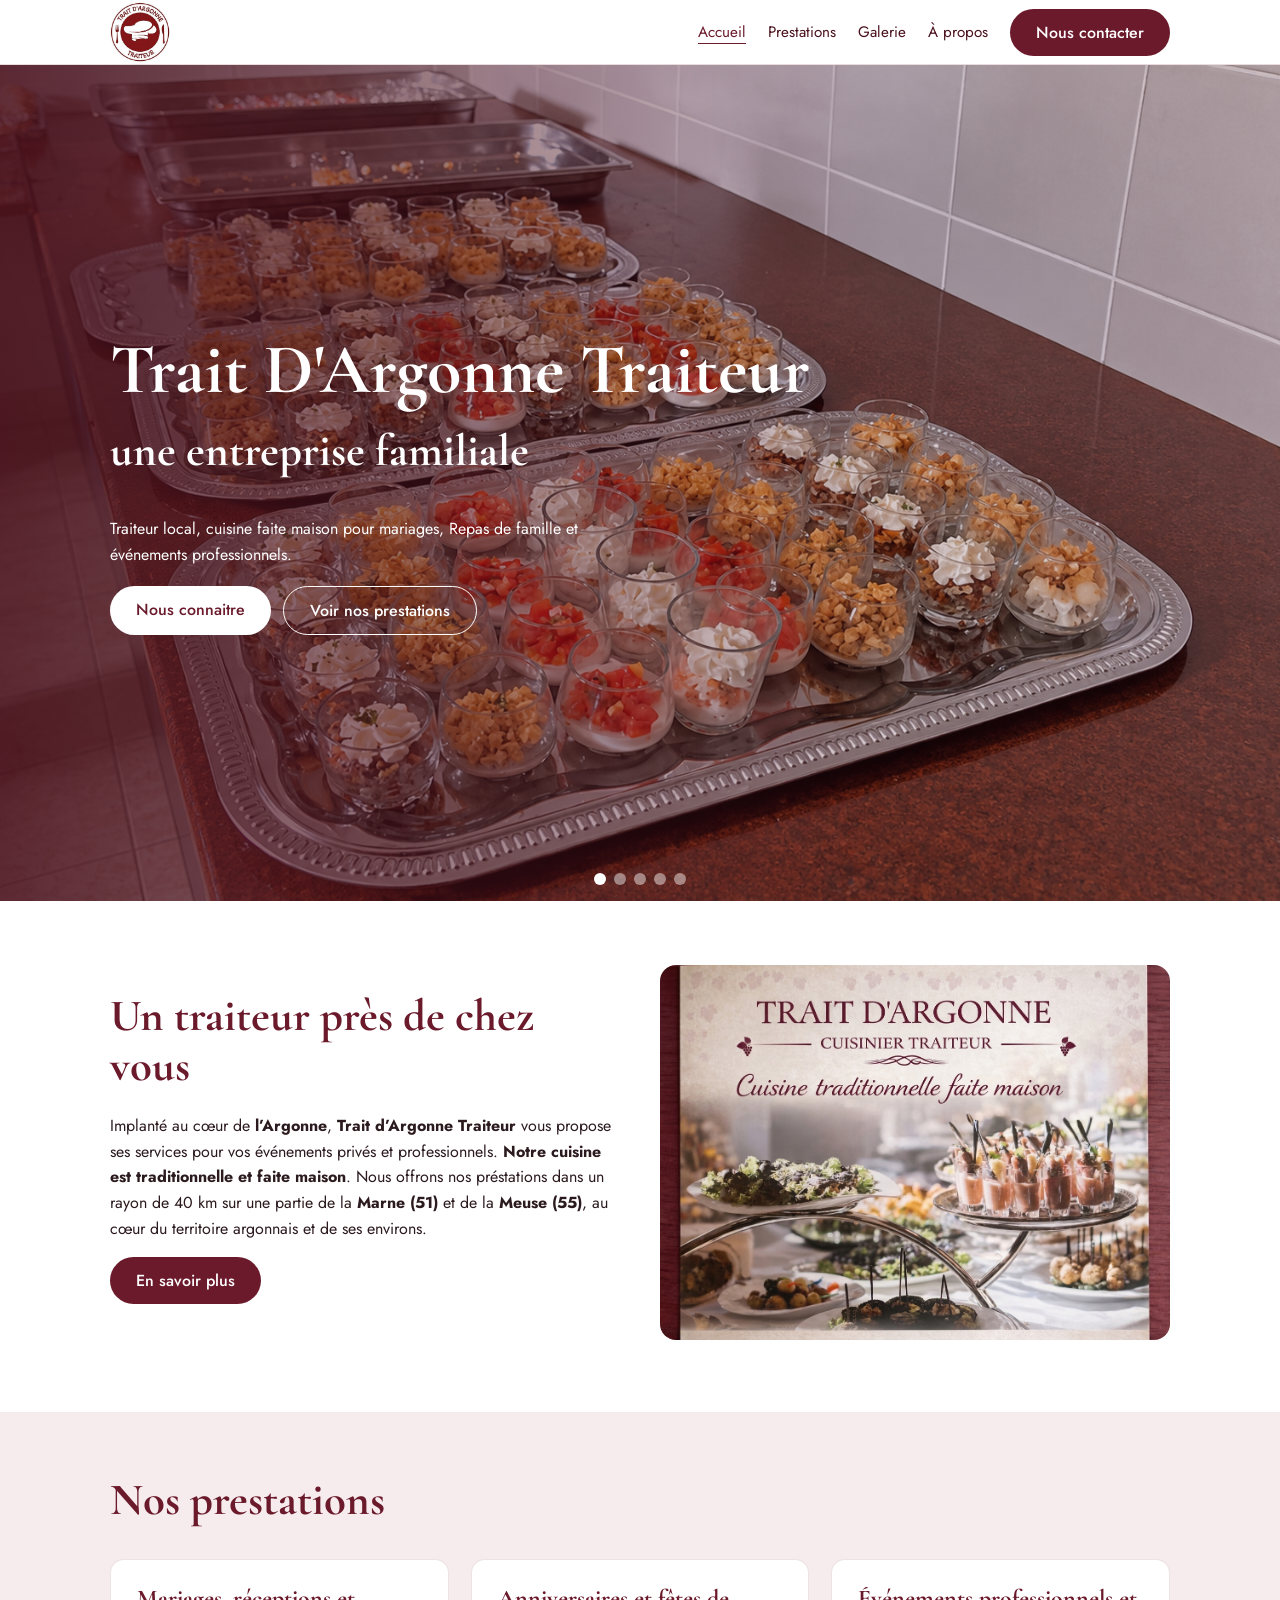
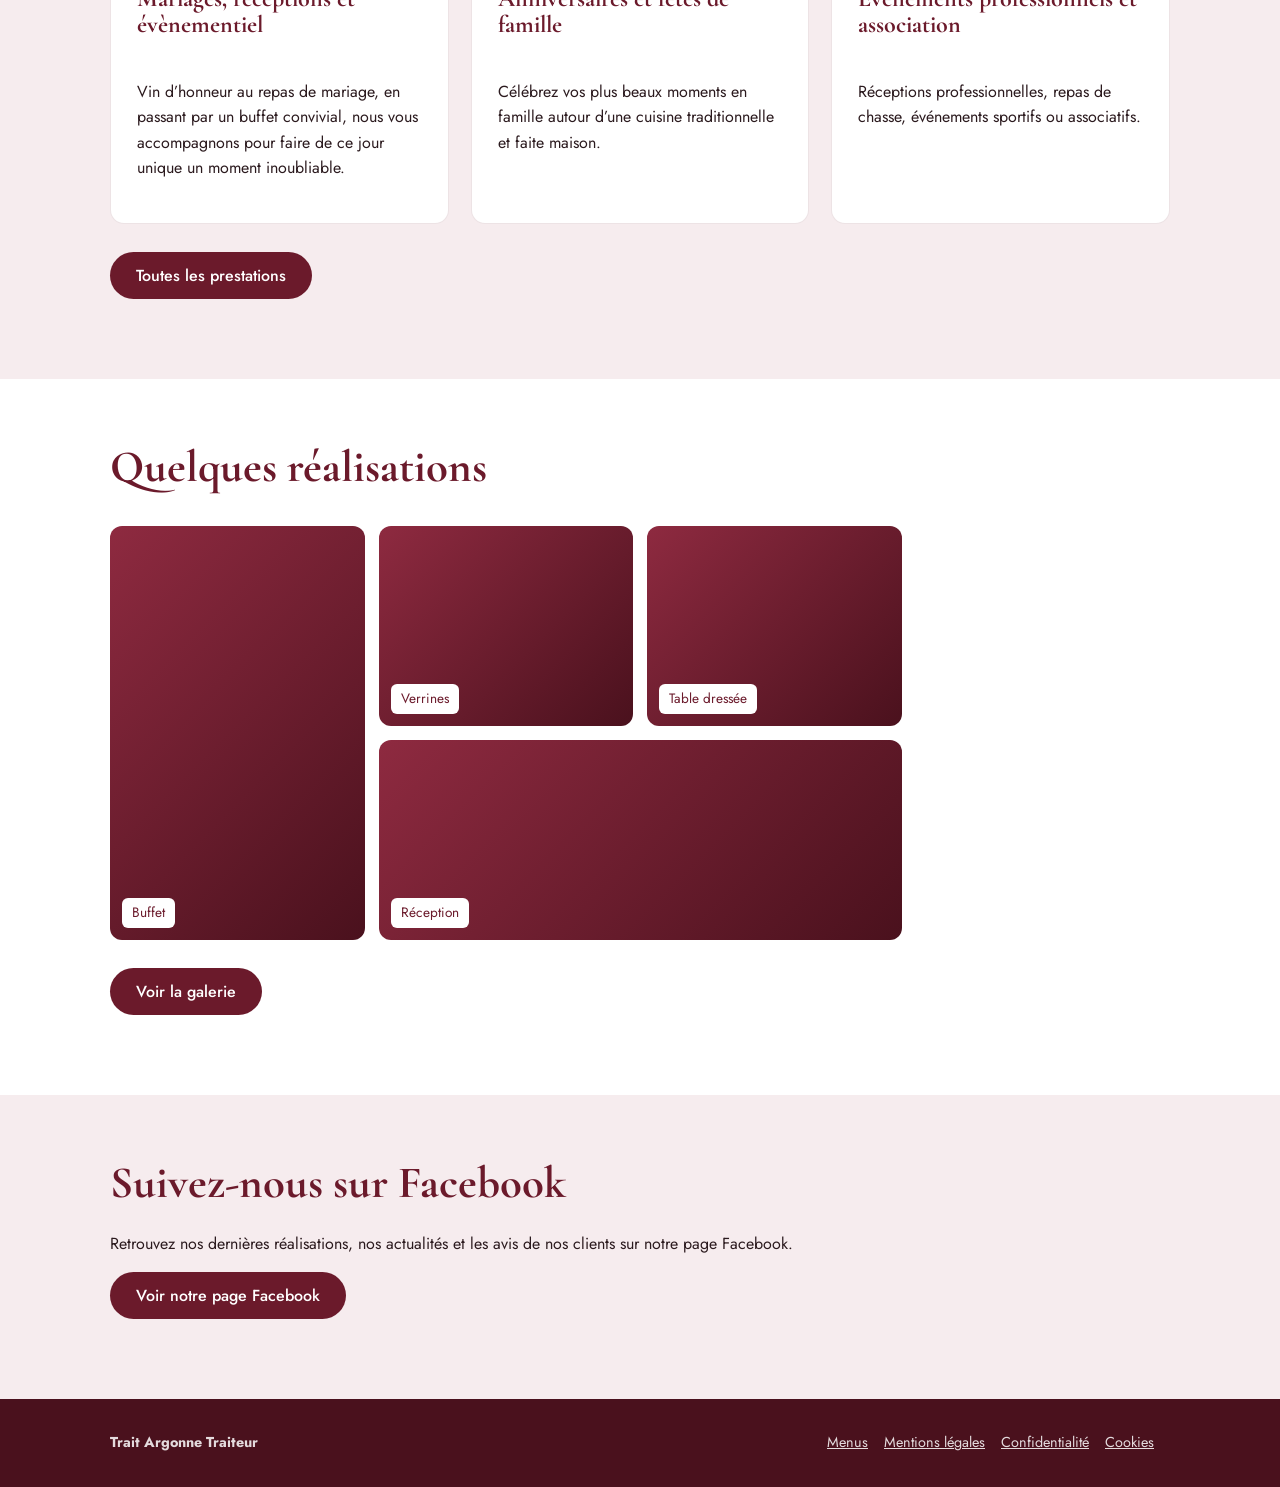
<file: index.html>
<!doctype html>
<html lang="fr">
  <head>
    <meta charset="utf-8" />
    <meta
      name="viewport"
      content="width=device-width, initial-scale=1, viewport-fit=cover"
    />
    <meta
      name="description"
      content="Trait d'Argonne Traiteur : cuisiniers traiteurs, notre cuisine est traditionnelle et faite maison, dans le respect  des saisons. Demandez votre devis gratuit."
    />
    <meta
      name="robots"
      content="index,follow,max-image-preview:large,max-snippet:-1"
    />
    <meta name="theme-color" content="#6B1A2B" />
    <link rel="canonical" href="https://www.trait-argonne-traiteur.fr/" />
    <link rel="icon" href="assets/img/favicon.ico" type="image/svg+xml" />
    <link rel="preconnect" href="https://fonts.googleapis.com" />
    <link rel="preconnect" href="https://fonts.gstatic.com" crossorigin />
    <meta property="og:type" content="website" />
    <meta property="og:locale" content="fr_FR" />
    <meta property="og:site_name" content="Trait Argonne Traiteur" />
    <meta
      property="og:title"
      content=" Trait D'Argonne Traiteur – entreprise familiale "
    />
    <meta
      property="og:description"
      content="Traiteur en Marne, Meuse, Lorraine : cuisine faite maison pour mariages, fêtes de famille et événements professionnels. Demandez votre devis gratuit."
    />
    <meta property="og:url" content="https://www.trait-argonne-traiteur.fr/" />
    <meta
      property="og:image"
      content="https://www.trait-argonne-traiteur.fr/assets/img/image_1.jpg"
    />
    <meta name="twitter:card" content="summary_large_image" />
    <script type="application/ld+json">
      {
        "@context": "https://schema.org",
        "@graph": [
          {
            "@type": "FoodEstablishment",
            "@id": "https://www.trait-argonne-traiteur.fr/#entreprise",
            "name": "Trait Argonne Traiteur",
            "description": "Traiteur local en Argonne : cuisine faite maison pour mariages, fêtes de famille et événements professionnels. Demandez votre devis gratuit.",
            "url": "https://www.trait-argonne-traiteur.fr/",
            "image": "https://www.trait-argonne-traiteur.fr/assets/img/image_1.jpg",
            "telephone": "+33 3 00 00 00 00",
            "email": "contact@exemple.fr",
            "address": {
              "@type": "PostalAddress",
              "streetAddress": "À compléter",
              "addressLocality": "À compléter",
              "postalCode": "00000",
              "addressCountry": "FR"
            },
            "areaServed": { "@type": "AdministrativeArea", "name": "Argonne" },
            "hasOfferCatalog": {
              "@type": "OfferCatalog",
              "name": "Prestations",
              "itemListElement": [
                {
                  "@type": "Offer",
                  "itemOffered": {
                    "@type": "Service",
                    "name": "Mariage en argonne",
                    "url": "https://www.trait-argonne-traiteur.fr/prestations/mariages-receptions.html"
                  }
                },
                {
                  "@type": "Offer",
                  "itemOffered": {
                    "@type": "Service",
                    "name": "Anniversaire et fête de famille en argonne",
                    "url": "https://www.trait-argonne-traiteur.fr/prestations/fetes-de-famille.html"
                  }
                },
                {
                  "@type": "Offer",
                  "itemOffered": {
                    "@type": "Service",
                    "name": "Événement professionnel en argonne",
                    "url": "https://www.trait-argonne-traiteur.fr/prestations/evenements-professionnels.html"
                  }
                },
                {
                  "@type": "Offer",
                  "itemOffered": {
                    "@type": "Service",
                    "name": "Buffets, cocktails et repas sur mesure en argonne",
                    "url": "https://www.trait-argonne-traiteur.fr/prestations/buffets-cocktails-sur-mesure.html"
                  }
                }
              ]
            },
            "sameAs": ["https://www.facebook.com/profile.php?id=61572675114165"]
          },
          {
            "@type": "WebSite",
            "@id": "https://www.trait-argonne-traiteur.fr/#site",
            "url": "https://www.trait-argonne-traiteur.fr/",
            "name": "Trait Argonne Traiteur",
            "inLanguage": "fr-FR",
            "publisher": {
              "@id": "https://www.trait-argonne-traiteur.fr/#entreprise"
            }
          }
        ]
      }
    </script>
    <title>Trait D'Argonne Traiteur – traditionnelle et faite maison</title>
    <link
      rel="stylesheet"
      href="https://fonts.googleapis.com/css2?family=Cormorant+Garamond:wght@500;600;700&amp;family=Jost:wght@400;500&amp;display=swap"
    />
    <link rel="stylesheet" href="assets/css/base.css" />
    <link rel="stylesheet" href="assets/css/layout.css" />
    <link rel="stylesheet" href="assets/css/components.css" />
    <link rel="stylesheet" href="assets/css/pages.css" />
    <script>
      document.documentElement.classList.add("js");
    </script>
  </head>
  <body>
    <header class="site-header">
      <div class="container site-header__inner">
        <img class="logo" href="index.html"  src="assets/img/logo traiteur.jpg"></img>
        
        <button class="burger" aria-expanded="false" aria-controls="nav">
          Menu
        </button>
        <nav id="nav" class="nav" aria-label="Navigation principale">
          <a href="index.html" aria-current="page">Accueil</a
          ><a href="prestations.html">Prestations</a
          ><a href="galerie.html">Galerie</a><a href="a-propos.html">À propos</a
          ><a class="btn header-cta" href="contact.html">Nous contacter</a>
        </nav>
      </div>
    </header>
    <main>
      <div
        class="hero"
        data-carousel
        data-interval="4000"
        role="region"
        aria-roledescription="carrousel"
        aria-label="Nos réalisations"
      >
        <div class="carousel__track">
          <img
            src="assets/img/Buffet_verines.png"
            alt="Buffet de mariage préparé par Trait d'Argonne Traiteur"
            fetchpriority="high"
          /><img
            src="assets/img/salade_1.png"
            alt="Buffet froid"
            loading="lazy"
          /><img
            src="assets/img/rotisserie.png"
            alt="Cochon à la broche"
            loading="lazy"
          /><img
            src="assets/img/gateau_2.png"
            alt="Gateau fait maison"
            loading="lazy"
          /><img
            src="assets/img/buffet_3.jpg"
            alt="Buffet froid sur table"
            loading="lazy"
          />
        </div>
        <div class="hero__content">
          <div class="container">
            <h1> Trait D'Argonne Traiteur</h1>
            <h2 style="color: white">une entreprise familiale</h2>
            <p>
              Traiteur local, cuisine faite maison pour mariages, Repas de
              famille et événements professionnels.
            </p>
            <div class="hero__actions">
              <a class="btn btn--light" href="a-propos.html">Nous connaitre</a
              ><a class="btn btn--outline" href="prestations.html"
                >Voir nos prestations</a
              >
            </div>
          </div>
        </div>
        <div class="carousel__dots"></div>
      </div>
      <section class="section">
        <div class="container">
          <div class="split">
            <div>
              <h2>Un traiteur près de chez vous</h2>
              
               Implanté au cœur de <strong>l’Argonne</strong>, <strong>Trait d’Argonne Traiteur</strong> vous propose ses services pour vos événements privés et professionnels. <strong>Notre cuisine est traditionnelle et faite maison</strong>. Nous offrons nos préstations dans un rayon de 40 km sur une partie de la <strong>Marne (51)</strong> et de la <strong>Meuse (55)</strong>, au cœur du territoire argonnais et de ses environs.
              </p>
              <p><a class="btn" href="a-propos.html">En savoir plus</a></p>
            </div>
            <div >
              <img  class="photo"src="assets/img/carte_traiteur.jpeg" class="ph"></img>
            </div>
          </div>
        </div>
      </section>
      <section class="section section--alt">
        <div class="container">
          <div class="section__head"><h2>Nos prestations</h2></div>
          <div class="grid">
            <a
              class="card"
              href="prestations/mariages-receptions.html"
              style="text-decoration: none"
              ><h3>Mariages, réceptions et évènementiel</h3>
              <p>
                Vin d’honneur au repas de mariage, en passant par un buffet convivial, nous vous accompagnons pour faire de ce jour unique un moment inoubliable.
              </p></a
            ><a
              class="card"
              href="prestations/fetes-de-famille.html"
              style="text-decoration: none"
              ><h3>Anniversaires et fêtes de famille</h3>
              <p>
                Célébrez vos plus beaux moments en famille autour d’une cuisine traditionnelle et faite maison.
              </p></a
            ><a
              class="card"
              href="prestations/evenements-professionnels.html"
              style="text-decoration: none"
              ><h3>Événements professionnels et association</h3>
              <p>Réceptions professionnelles, repas de chasse, événements sportifs ou associatifs.</p></a
            >
          </div>
          <p style="margin-top: 28px">
            <a class="btn" href="prestations.html">Toutes les prestations</a>
          </p>
        </div>
      </section>
      <section class="section">
        <div class="container">
          <div class="section__head"><h2>Quelques réalisations</h2></div>
          <div class="gallery">
            <div class="ph tall"><span>Buffet</span></div>
            <div class="ph"><span>Verrines</span></div>
            <div class="ph"><span>Table dressée</span></div>
            <div class="ph wide"><span>Réception</span></div>
          </div>
          <p style="margin-top: 28px">
            <a class="btn" href="galerie.html">Voir la galerie</a>
          </p>
        </div>
      </section>
      <section class="section section--alt" id="facebook">
        <div class="container">
          <div class="split">
            <div>
              <h2>Suivez-nous sur Facebook</h2>
              <p>
                Retrouvez nos dernières réalisations, nos actualités et les avis
                de nos clients sur notre page Facebook.
              </p>
              <p>
                <a
                  class="btn"
                  href="https://www.facebook.com/profile.php?id=61572675114165"
                  target="_blank"
                  rel="noopener noreferrer"
                  >Voir notre page Facebook</a
                >
              </p>
            </div>
            
          </div>
        </div>
      </section>
    </main>
    <footer class="site-footer">
      <div class="container site-footer__inner">
        <div>
          <strong>Trait Argonne Traiteur</strong><br /></div>
        <div>
          <a href="menus.html">Menus</a
          ><a href="mentions-legales.html">Mentions légales</a
          ><a href="politique-confidentialite.html">Confidentialité</a
          ><a href="politique-cookies.html">Cookies</a>
        </div>
      </div>
    </footer>
    <script src="assets/js/nav.js" defer></script>
    <script src="assets/js/reveal.js" defer></script>
    <script src="assets/js/facebook.js" defer></script>
    <script src="assets/js/carousel.js" defer></script>
  </body>
</html>
</file>
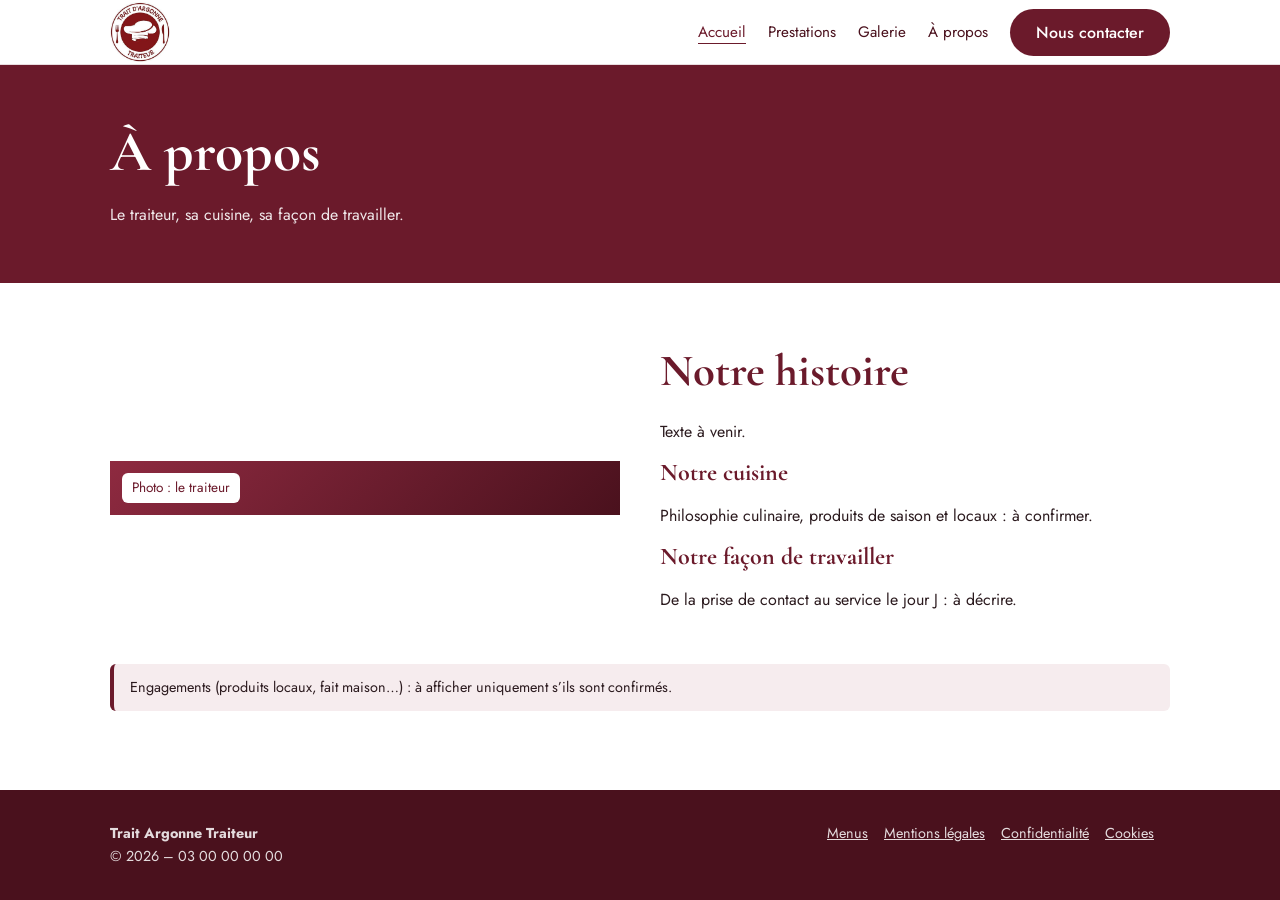
<file: a-propos.html>
<!DOCTYPE html>
<html lang="fr">
<head>
<meta charset="utf-8">
<meta name="viewport" content="width=device-width, initial-scale=1, viewport-fit=cover">
<meta name="description" content="Découvrez l’histoire, la cuisine et la façon de travailler de Trait Argonne Traiteur, traiteur local en Argonne.">
<meta name="robots" content="index,follow,max-image-preview:large,max-snippet:-1">
<meta name="theme-color" content="#6B1A2B">
<link rel="canonical" href="https://www.trait-argonne-traiteur.fr/a-propos.html">
<link rel="icon" href="assets/img/favicon.svg" type="image/svg+xml">
<link rel="preconnect" href="https://fonts.googleapis.com"><link rel="preconnect" href="https://fonts.gstatic.com" crossorigin>
<meta property="og:type" content="website"><meta property="og:locale" content="fr_FR"><meta property="og:site_name" content="Trait Argonne Traiteur">
<meta property="og:title" content="À propos du traiteur Trait Argonne – Notre histoire"><meta property="og:description" content="Découvrez l’histoire, la cuisine et la façon de travailler de Trait Argonne Traiteur, traiteur local en Argonne."><meta property="og:url" content="https://www.trait-argonne-traiteur.fr/a-propos.html"><meta property="og:image" content="https://www.trait-argonne-traiteur.fr/assets/img/image_1.jpg">
<meta name="twitter:card" content="summary_large_image">
<script type="application/ld+json">{"@context":"https://schema.org","@graph":[{"@type":"AboutPage","@id":"https://www.trait-argonne-traiteur.fr/a-propos.html#page","url":"https://www.trait-argonne-traiteur.fr/a-propos.html","name":"À propos du traiteur Trait Argonne – Notre histoire","description":"Découvrez l’histoire, la cuisine et la façon de travailler de Trait Argonne Traiteur, traiteur local en Argonne.","inLanguage":"fr-FR","isPartOf":{"@id":"https://www.trait-argonne-traiteur.fr/#site"}},{"@type":"BreadcrumbList","itemListElement":[{"@type":"ListItem","position":1,"name":"Accueil","item":"https://www.trait-argonne-traiteur.fr/"},{"@type":"ListItem","position":2,"name":"À propos","item":"https://www.trait-argonne-traiteur.fr/a-propos.html"}]}]}</script>
<title>À propos du traiteur Trait Argonne – Notre histoire</title>
<link rel="stylesheet" href="https://fonts.googleapis.com/css2?family=Cormorant+Garamond:wght@500;600;700&amp;family=Jost:wght@400;500&amp;display=swap">
<link rel="stylesheet" href="assets/css/base.css">
<link rel="stylesheet" href="assets/css/layout.css">
<link rel="stylesheet" href="assets/css/components.css">
<link rel="stylesheet" href="assets/css/pages.css">
<script>document.documentElement.classList.add("js")</script>
</head>
<body>
<header class="site-header"> <div class="container site-header__inner">
        <img class="logo" href="index.html"  src="/assets/img/logo traiteur.jpg"></img>
<button class="burger" aria-expanded="false" aria-controls="nav">Menu</button>
 <nav id="nav" class="nav" aria-label="Navigation principale">
          <a href="index.html" aria-current="page">Accueil</a
          ><a href="prestations.html">Prestations</a
          ><a href="galerie.html">Galerie</a><a href="a-propos.html">À propos</a
          ><a class="btn header-cta" href="contact.html">Nous contacter</a>
        </nav>
</div></header>
<main>
<section class="banner"><div class="container"><h1>À propos</h1><p>Le traiteur, sa cuisine, sa façon de travailler.</p></div></section><section class="section"><div class="container"><div class="split"><div class="photo"><div class="ph "><span>Photo : le traiteur</span></div></div><div><h2>Notre histoire</h2><p>Texte à venir.</p><h3>Notre cuisine</h3><p>Philosophie culinaire, produits de saison et locaux : à confirmer.</p><h3>Notre façon de travailler</h3><p>De la prise de contact au service le jour J : à décrire.</p></div></div><p class="note" style="margin-top:36px">Engagements (produits locaux, fait maison…) : à afficher uniquement s’ils sont confirmés.</p></div></section>
</main>
<footer class="site-footer"><div class="container site-footer__inner">
<div><strong>Trait Argonne Traiteur</strong><br>© 2026 – 03 00 00 00 00</div>
<div><a href="menus.html">Menus</a><a href="mentions-legales.html">Mentions légales</a><a href="politique-confidentialite.html">Confidentialité</a><a href="politique-cookies.html">Cookies</a></div>
</div></footer>
<script src="assets/js/nav.js" defer></script><script src="assets/js/reveal.js" defer></script>
</body>
</html>
</file>
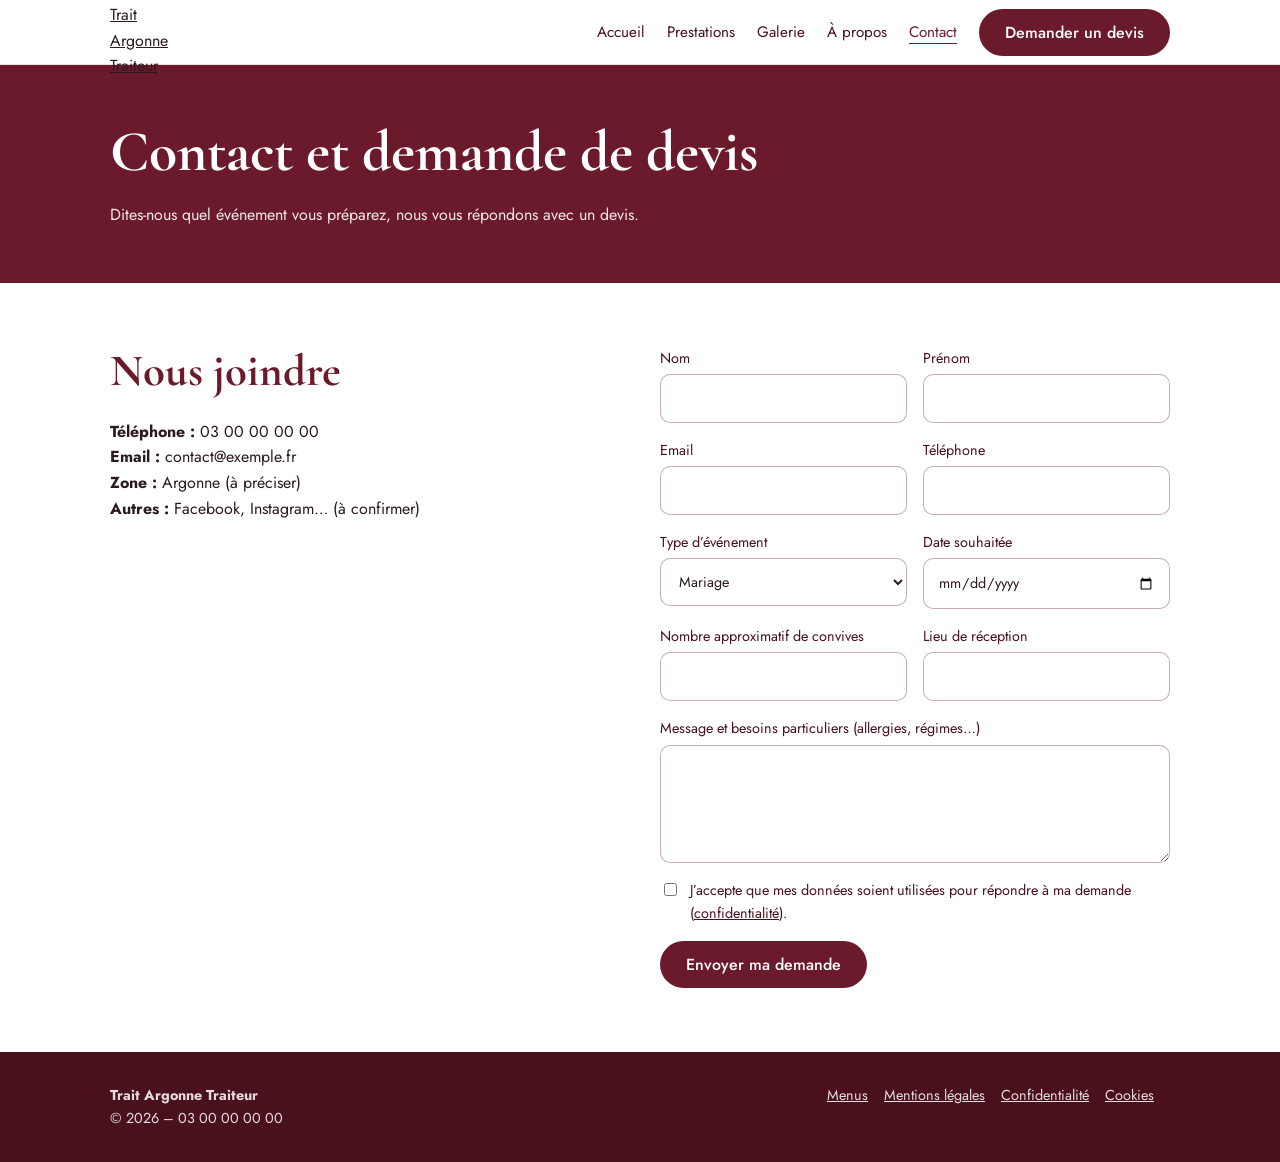
<file: contact.html>
<!DOCTYPE html>
<html lang="fr">
<head>
<meta charset="utf-8">
<meta name="viewport" content="width=device-width, initial-scale=1, viewport-fit=cover">
<meta name="description" content="Demandez un devis gratuit à Trait Argonne Traiteur : type d’événement, date, nombre de convives et lieu. Réponse rapide.">
<meta name="robots" content="index,follow,max-image-preview:large,max-snippet:-1">
<meta name="theme-color" content="#6B1A2B">
<link rel="canonical" href="https://www.trait-argonne-traiteur.fr/contact.html">
<link rel="icon" href="assets/img/favicon.svg" type="image/svg+xml">
<link rel="preconnect" href="https://fonts.googleapis.com"><link rel="preconnect" href="https://fonts.gstatic.com" crossorigin>
<meta property="og:type" content="website"><meta property="og:locale" content="fr_FR"><meta property="og:site_name" content="Trait Argonne Traiteur">
<meta property="og:title" content="Devis traiteur en Argonne – Contact | Trait Argonne"><meta property="og:description" content="Demandez un devis gratuit à Trait Argonne Traiteur : type d’événement, date, nombre de convives et lieu. Réponse rapide."><meta property="og:url" content="https://www.trait-argonne-traiteur.fr/contact.html"><meta property="og:image" content="https://www.trait-argonne-traiteur.fr/assets/img/image_1.jpg">
<meta name="twitter:card" content="summary_large_image">
<script type="application/ld+json">{"@context":"https://schema.org","@graph":[{"@type":"ContactPage","@id":"https://www.trait-argonne-traiteur.fr/contact.html#page","url":"https://www.trait-argonne-traiteur.fr/contact.html","name":"Devis traiteur en Argonne – Contact | Trait Argonne","description":"Demandez un devis gratuit à Trait Argonne Traiteur : type d’événement, date, nombre de convives et lieu. Réponse rapide.","inLanguage":"fr-FR","isPartOf":{"@id":"https://www.trait-argonne-traiteur.fr/#site"}},{"@type":"BreadcrumbList","itemListElement":[{"@type":"ListItem","position":1,"name":"Accueil","item":"https://www.trait-argonne-traiteur.fr/"},{"@type":"ListItem","position":2,"name":"Contact","item":"https://www.trait-argonne-traiteur.fr/contact.html"}]}]}</script>
<title>Devis traiteur en Argonne – Contact | Trait Argonne</title>
<link rel="stylesheet" href="https://fonts.googleapis.com/css2?family=Cormorant+Garamond:wght@500;600;700&amp;family=Jost:wght@400;500&amp;display=swap">
<link rel="stylesheet" href="assets/css/base.css">
<link rel="stylesheet" href="assets/css/layout.css">
<link rel="stylesheet" href="assets/css/components.css">
<link rel="stylesheet" href="assets/css/pages.css">
<script>document.documentElement.classList.add("js")</script>
</head>
<body>
<header class="site-header"><div class="container site-header__inner">
<a class="logo" href="index.html">Trait Argonne Traiteur</a>
<button class="burger" aria-expanded="false" aria-controls="nav">Menu</button>
<nav id="nav" class="nav" aria-label="Navigation principale"><a href="index.html">Accueil</a><a href="prestations.html">Prestations</a><a href="galerie.html">Galerie</a><a href="a-propos.html">À propos</a><a href="contact.html" aria-current="page">Contact</a><a class="btn header-cta" href="contact.html">Demander un devis</a></nav>
</div></header>
<main>
<section class="banner"><div class="container"><h1>Contact et demande de devis</h1><p>Dites-nous quel événement vous préparez, nous vous répondons avec un devis.</p></div></section><section class="section"><div class="container"><div class="split" style="align-items:start"><div><h2>Nous joindre</h2><p><strong>Téléphone :</strong> 03 00 00 00 00<br><strong>Email :</strong> contact@exemple.fr<br><strong>Zone :</strong> Argonne (à préciser)<br><strong>Autres :</strong> Facebook, Instagram… (à confirmer)</p></div><form id="devis-form" class="form">
<label>Nom<input name="nom" required></label><label>Prénom<input name="prenom" required></label>
<label>Email<input type="email" name="email" required></label><label>Téléphone<input type="tel" name="tel"></label>
<label>Type d’événement<select name="type"><option>Mariage</option><option>Fête de famille</option><option>Événement professionnel</option><option>Sur mesure</option><option>Autre</option></select></label><label>Date souhaitée<input type="date" name="date"></label>
<label>Nombre approximatif de convives<input type="number" min="1" name="convives"></label><label>Lieu de réception<input name="lieu"></label>
<label class="full">Message et besoins particuliers (allergies, régimes…)<textarea rows="4" name="message"></textarea></label>
<label class="full consent"><input type="checkbox" required><span>J’accepte que mes données soient utilisées pour répondre à ma demande (<a href="politique-confidentialite.html">confidentialité</a>).</span></label>
<div class="full"><button class="btn" type="submit">Envoyer ma demande</button><span id="form-status" class="form__status" role="status"></span></div></form></div></div></section>
</main>
<footer class="site-footer"><div class="container site-footer__inner">
<div><strong>Trait Argonne Traiteur</strong><br>© 2026 – 03 00 00 00 00</div>
<div><a href="menus.html">Menus</a><a href="mentions-legales.html">Mentions légales</a><a href="politique-confidentialite.html">Confidentialité</a><a href="politique-cookies.html">Cookies</a></div>
</div></footer>
<script src="assets/js/nav.js" defer></script><script src="assets/js/reveal.js" defer></script><script src="assets/js/devis-form.js" defer></script>
</body>
</html>
</file>
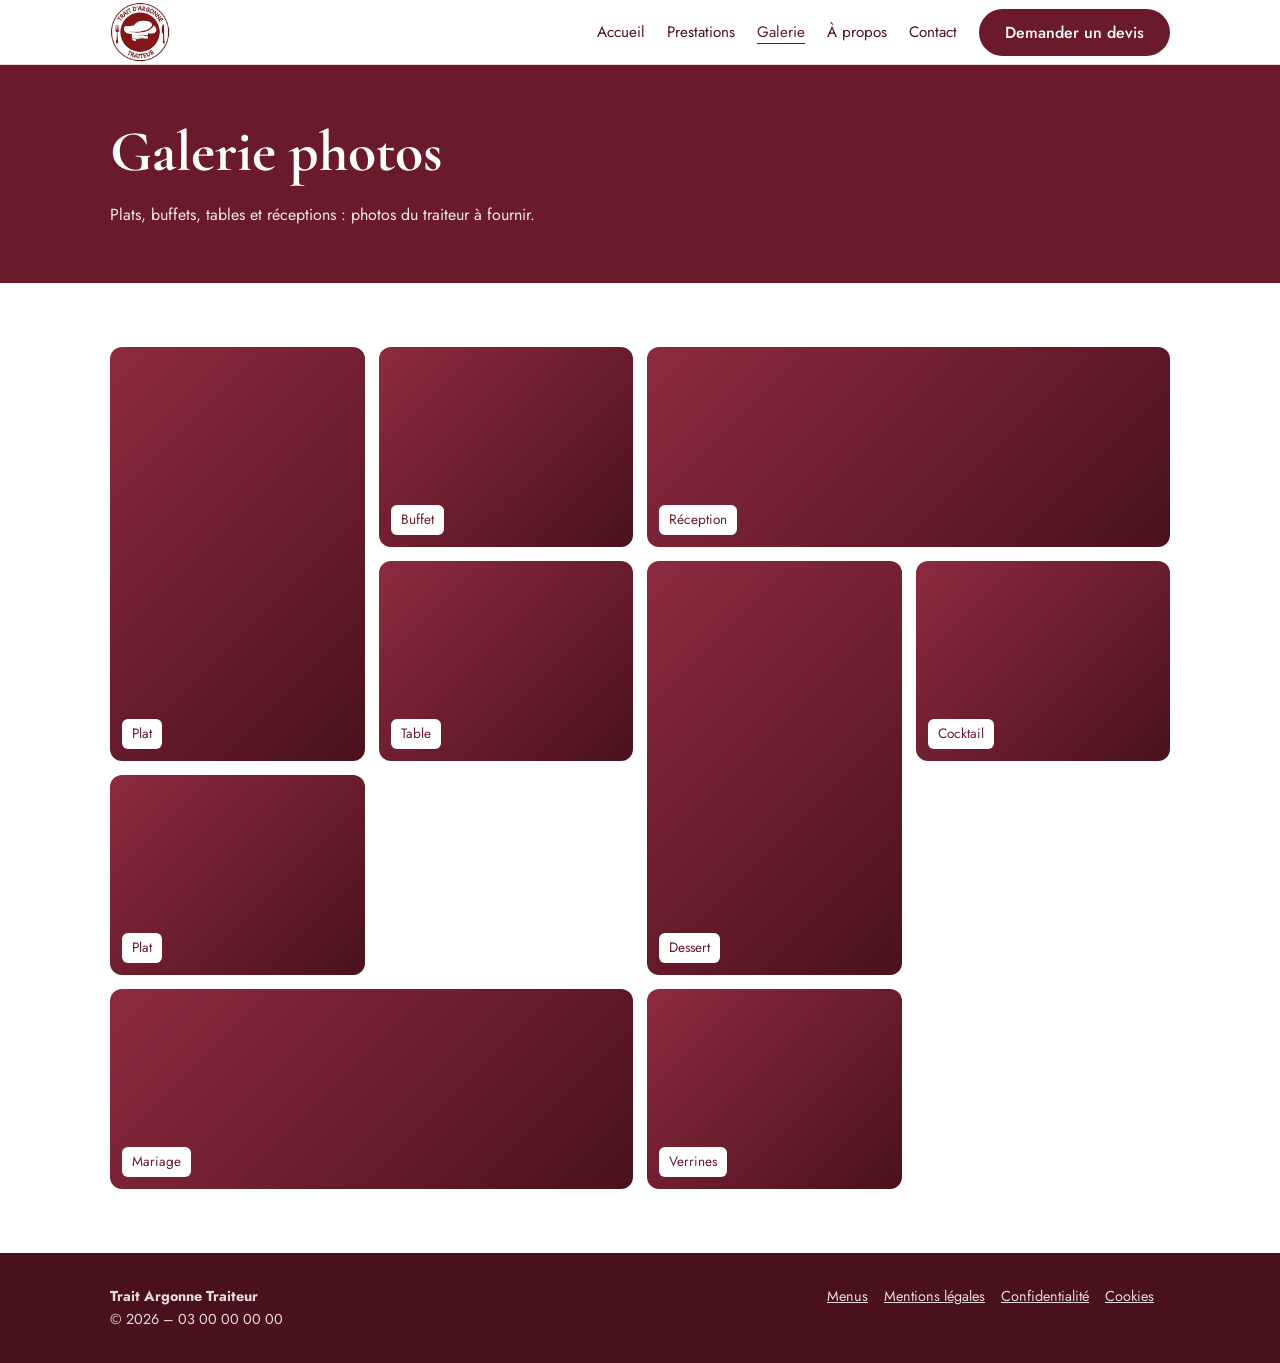
<file: galerie.html>
<!DOCTYPE html>
<html lang="fr">
<head>
<meta charset="utf-8">
<meta name="viewport" content="width=device-width, initial-scale=1, viewport-fit=cover">
<meta name="description" content="Photos de plats, buffets, tables et réceptions réalisés par Trait Argonne Traiteur en Argonne.">
<meta name="robots" content="index,follow,max-image-preview:large,max-snippet:-1">
<meta name="theme-color" content="#6B1A2B">
<link rel="canonical" href="https://www.trait-argonne-traiteur.fr/galerie.html">
<link rel="icon" href="assets/img/favicon.svg" type="image/svg+xml">
<link rel="preconnect" href="https://fonts.googleapis.com"><link rel="preconnect" href="https://fonts.gstatic.com" crossorigin>
<meta property="og:type" content="website"><meta property="og:locale" content="fr_FR"><meta property="og:site_name" content="Trait Argonne Traiteur">
<meta property="og:title" content="Galerie photos – Buffets et réceptions | Trait Argonne"><meta property="og:description" content="Photos de plats, buffets, tables et réceptions réalisés par Trait Argonne Traiteur en Argonne."><meta property="og:url" content="https://www.trait-argonne-traiteur.fr/galerie.html"><meta property="og:image" content="https://www.trait-argonne-traiteur.fr/assets/img/image_1.jpg">
<meta name="twitter:card" content="summary_large_image">
<script type="application/ld+json">{"@context":"https://schema.org","@graph":[{"@type":"CollectionPage","@id":"https://www.trait-argonne-traiteur.fr/galerie.html#page","url":"https://www.trait-argonne-traiteur.fr/galerie.html","name":"Galerie photos – Buffets et réceptions | Trait Argonne","description":"Photos de plats, buffets, tables et réceptions réalisés par Trait Argonne Traiteur en Argonne.","inLanguage":"fr-FR","isPartOf":{"@id":"https://www.trait-argonne-traiteur.fr/#site"}},{"@type":"BreadcrumbList","itemListElement":[{"@type":"ListItem","position":1,"name":"Accueil","item":"https://www.trait-argonne-traiteur.fr/"},{"@type":"ListItem","position":2,"name":"Galerie","item":"https://www.trait-argonne-traiteur.fr/galerie.html"}]}]}</script>
<title>Galerie photos – Buffets et réceptions | Trait Argonne</title>
<link rel="stylesheet" href="https://fonts.googleapis.com/css2?family=Cormorant+Garamond:wght@500;600;700&amp;family=Jost:wght@400;500&amp;display=swap">
<link rel="stylesheet" href="assets/css/base.css">
<link rel="stylesheet" href="assets/css/layout.css">
<link rel="stylesheet" href="assets/css/components.css">
<link rel="stylesheet" href="assets/css/pages.css">
<script>document.documentElement.classList.add("js")</script>
</head>
<body>
<header class="site-header"> <div class="container site-header__inner">
        <img class="logo" href="index.html"  src="/assets/img/logo traiteur.jpg"></img>
<button class="burger" aria-expanded="false" aria-controls="nav">Menu</button>
<nav id="nav" class="nav" aria-label="Navigation principale"><a href="index.html">Accueil</a><a href="prestations.html">Prestations</a><a href="galerie.html" aria-current="page">Galerie</a><a href="a-propos.html">À propos</a><a href="contact.html">Contact</a><a class="btn header-cta" href="contact.html">Demander un devis</a></nav>
</div></header>
<main>
<section class="banner"><div class="container"><h1>Galerie photos</h1><p>Plats, buffets, tables et réceptions : photos du traiteur à fournir.</p></div></section><section class="section"><div class="container"><div class="gallery"><div class="ph tall"><span>Plat</span></div><div class="ph "><span>Buffet</span></div><div class="ph wide"><span>Réception</span></div><div class="ph "><span>Table</span></div><div class="ph tall"><span>Dessert</span></div><div class="ph "><span>Cocktail</span></div><div class="ph "><span>Plat</span></div><div class="ph wide"><span>Mariage</span></div><div class="ph "><span>Verrines</span></div></div></div></section>
</main>
<footer class="site-footer"><div class="container site-footer__inner">
<div><strong>Trait Argonne Traiteur</strong><br>© 2026 – 03 00 00 00 00</div>
<div><a href="menus.html">Menus</a><a href="mentions-legales.html">Mentions légales</a><a href="politique-confidentialite.html">Confidentialité</a><a href="politique-cookies.html">Cookies</a></div>
</div></footer>
<script src="assets/js/nav.js" defer></script><script src="assets/js/reveal.js" defer></script>
</body>
</html>
</file>
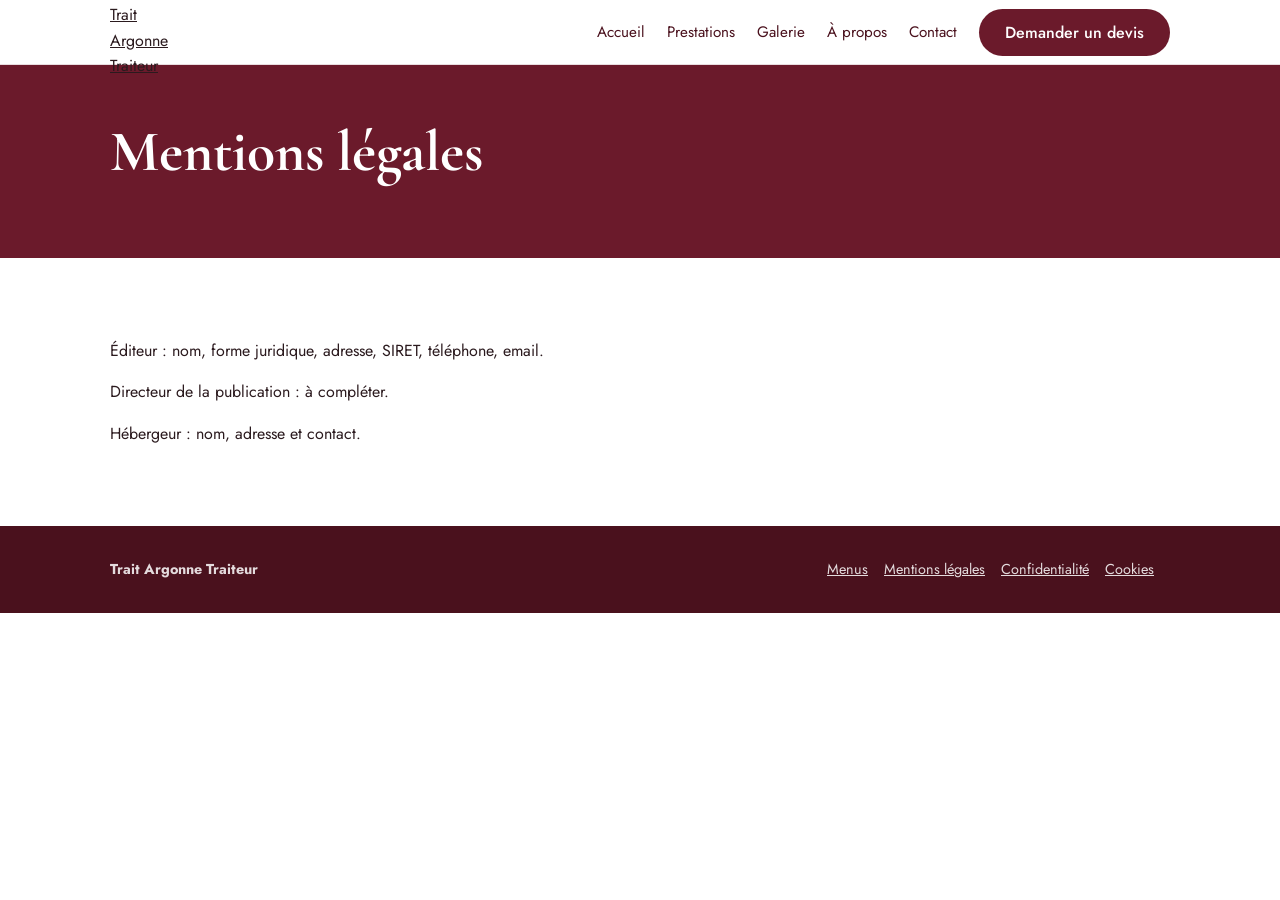
<file: mentions-legales.html>
<!doctype html>
<html lang="fr">
  <head>
    <meta charset="utf-8" />
    <meta
      name="viewport"
      content="width=device-width, initial-scale=1, viewport-fit=cover"
    />
    <meta
      name="description"
      content="Mentions légales du site de Trait Argonne Traiteur."
    />
    <meta
      name="robots"
      content="index,follow,max-image-preview:large,max-snippet:-1"
    />
    <meta name="theme-color" content="#6B1A2B" />
    <link
      rel="canonical"
      href="https://www.trait-argonne-traiteur.fr/mentions-legales.html"
    />
    <link rel="icon" href="assets/img/favicon.svg" type="image/svg+xml" />
    <link rel="preconnect" href="https://fonts.googleapis.com" />
    <link rel="preconnect" href="https://fonts.gstatic.com" crossorigin />
    <meta property="og:type" content="website" />
    <meta property="og:locale" content="fr_FR" />
    <meta property="og:site_name" content="Trait Argonne Traiteur" />
    <meta
      property="og:title"
      content="Mentions légales | Trait Argonne Traiteur"
    />
    <meta
      property="og:description"
      content="Mentions légales du site de Trait Argonne Traiteur."
    />
    <meta
      property="og:url"
      content="https://www.trait-argonne-traiteur.fr/mentions-legales.html"
    />
    <meta
      property="og:image"
      content="https://www.trait-argonne-traiteur.fr/assets/img/image_1.jpg"
    />
    <meta name="twitter:card" content="summary_large_image" />
    <script type="application/ld+json">
      {
        "@context": "https://schema.org",
        "@graph": [
          {
            "@type": "WebPage",
            "@id": "https://www.trait-argonne-traiteur.fr/mentions-legales.html#page",
            "url": "https://www.trait-argonne-traiteur.fr/mentions-legales.html",
            "name": "Mentions légales | Trait Argonne Traiteur",
            "description": "Mentions légales du site de Trait Argonne Traiteur.",
            "inLanguage": "fr-FR",
            "isPartOf": { "@id": "https://www.trait-argonne-traiteur.fr/#site" }
          },
          {
            "@type": "BreadcrumbList",
            "itemListElement": [
              {
                "@type": "ListItem",
                "position": 1,
                "name": "Accueil",
                "item": "https://www.trait-argonne-traiteur.fr/"
              },
              {
                "@type": "ListItem",
                "position": 2,
                "name": "Mentions légales",
                "item": "https://www.trait-argonne-traiteur.fr/mentions-legales.html"
              }
            ]
          }
        ]
      }
    </script>
    <title>Mentions légales | Trait Argonne Traiteur</title>
    <link
      rel="stylesheet"
      href="https://fonts.googleapis.com/css2?family=Cormorant+Garamond:wght@500;600;700&amp;family=Jost:wght@400;500&amp;display=swap"
    />
    <link rel="stylesheet" href="assets/css/base.css" />
    <link rel="stylesheet" href="assets/css/layout.css" />
    <link rel="stylesheet" href="assets/css/components.css" />
    <link rel="stylesheet" href="assets/css/pages.css" />
    <script>
      document.documentElement.classList.add("js");
    </script>
  </head>
  <body>
    <header class="site-header">
      <div class="container site-header__inner">
        <a class="logo" href="index.html">Trait Argonne Traiteur</a>
        <button class="burger" aria-expanded="false" aria-controls="nav">
          Menu
        </button>
        <nav id="nav" class="nav" aria-label="Navigation principale">
          <a href="index.html">Accueil</a
          ><a href="prestations.html">Prestations</a
          ><a href="galerie.html">Galerie</a><a href="a-propos.html">À propos</a
          ><a href="contact.html">Contact</a
          ><a class="btn header-cta" href="contact.html">Demander un devis</a>
        </nav>
      </div>
    </header>
    <main>
      <section class="banner">
        <div class="container">
          <h1>Mentions légales</h1>
          <p></p>
        </div>
      </section>
      <section class="section">
        <div class="container">
          <div class="legal">
            <p>
              Éditeur : nom, forme juridique, adresse, SIRET, téléphone, email.
            </p>
            <p>Directeur de la publication : à compléter.</p>
            <p>Hébergeur : nom, adresse et contact.</p>
          </div>
        </div>
      </section>
    </main>
    <footer class="site-footer">
      <div class="container site-footer__inner">
        <div><strong>Trait Argonne Traiteur</strong></div>
        <div>
          <a href="menus.html">Menus</a
          ><a href="mentions-legales.html">Mentions légales</a
          ><a href="politique-confidentialite.html">Confidentialité</a
          ><a href="politique-cookies.html">Cookies</a>
        </div>
      </div>
    </footer>
    <script src="assets/js/nav.js" defer></script>
    <script src="assets/js/reveal.js" defer></script>
  </body>
</html>
</file>
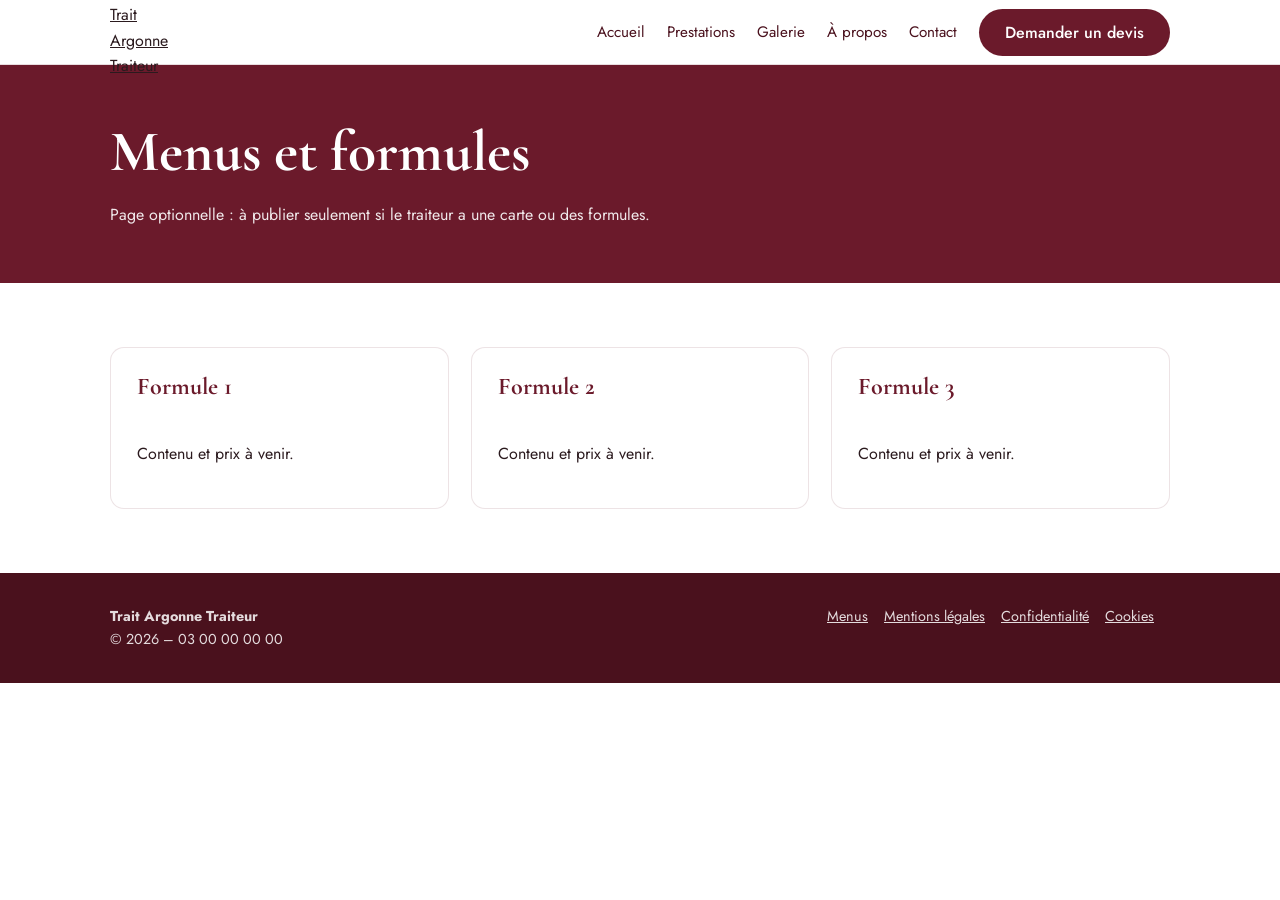
<file: menus.html>
<!DOCTYPE html>
<html lang="fr">
<head>
<meta charset="utf-8">
<meta name="viewport" content="width=device-width, initial-scale=1, viewport-fit=cover">
<meta name="description" content="Menus et formules proposés par Trait Argonne Traiteur pour vos événements en Argonne.">
<meta name="robots" content="index,follow,max-image-preview:large,max-snippet:-1">
<meta name="theme-color" content="#6B1A2B">
<link rel="canonical" href="https://www.trait-argonne-traiteur.fr/menus.html">
<link rel="icon" href="assets/img/favicon.svg" type="image/svg+xml">
<link rel="preconnect" href="https://fonts.googleapis.com"><link rel="preconnect" href="https://fonts.gstatic.com" crossorigin>
<meta property="og:type" content="website"><meta property="og:locale" content="fr_FR"><meta property="og:site_name" content="Trait Argonne Traiteur">
<meta property="og:title" content="Menus et formules traiteur | Trait Argonne Traiteur"><meta property="og:description" content="Menus et formules proposés par Trait Argonne Traiteur pour vos événements en Argonne."><meta property="og:url" content="https://www.trait-argonne-traiteur.fr/menus.html"><meta property="og:image" content="https://www.trait-argonne-traiteur.fr/assets/img/image_1.jpg">
<meta name="twitter:card" content="summary_large_image">
<script type="application/ld+json">{"@context":"https://schema.org","@graph":[{"@type":"WebPage","@id":"https://www.trait-argonne-traiteur.fr/menus.html#page","url":"https://www.trait-argonne-traiteur.fr/menus.html","name":"Menus et formules traiteur | Trait Argonne Traiteur","description":"Menus et formules proposés par Trait Argonne Traiteur pour vos événements en Argonne.","inLanguage":"fr-FR","isPartOf":{"@id":"https://www.trait-argonne-traiteur.fr/#site"}},{"@type":"BreadcrumbList","itemListElement":[{"@type":"ListItem","position":1,"name":"Accueil","item":"https://www.trait-argonne-traiteur.fr/"},{"@type":"ListItem","position":2,"name":"Menus","item":"https://www.trait-argonne-traiteur.fr/menus.html"}]}]}</script>
<title>Menus et formules traiteur | Trait Argonne Traiteur</title>
<link rel="stylesheet" href="https://fonts.googleapis.com/css2?family=Cormorant+Garamond:wght@500;600;700&amp;family=Jost:wght@400;500&amp;display=swap">
<link rel="stylesheet" href="assets/css/base.css">
<link rel="stylesheet" href="assets/css/layout.css">
<link rel="stylesheet" href="assets/css/components.css">
<link rel="stylesheet" href="assets/css/pages.css">
<script>document.documentElement.classList.add("js")</script>
</head>
<body>
<header class="site-header"><div class="container site-header__inner">
<a class="logo" href="index.html">Trait Argonne Traiteur</a>
<button class="burger" aria-expanded="false" aria-controls="nav">Menu</button>
<nav id="nav" class="nav" aria-label="Navigation principale"><a href="index.html">Accueil</a><a href="prestations.html">Prestations</a><a href="galerie.html">Galerie</a><a href="a-propos.html">À propos</a><a href="contact.html">Contact</a><a class="btn header-cta" href="contact.html">Demander un devis</a></nav>
</div></header>
<main>
<section class="banner"><div class="container"><h1>Menus et formules</h1><p>Page optionnelle : à publier seulement si le traiteur a une carte ou des formules.</p></div></section><section class="section"><div class="container"><div class="grid"><div class="card"><h3>Formule 1</h3><p>Contenu et prix à venir.</p></div><div class="card"><h3>Formule 2</h3><p>Contenu et prix à venir.</p></div><div class="card"><h3>Formule 3</h3><p>Contenu et prix à venir.</p></div></div></div></section>
</main>
<footer class="site-footer"><div class="container site-footer__inner">
<div><strong>Trait Argonne Traiteur</strong><br>© 2026 – 03 00 00 00 00</div>
<div><a href="menus.html">Menus</a><a href="mentions-legales.html">Mentions légales</a><a href="politique-confidentialite.html">Confidentialité</a><a href="politique-cookies.html">Cookies</a></div>
</div></footer>
<script src="assets/js/nav.js" defer></script><script src="assets/js/reveal.js" defer></script>
</body>
</html>
</file>
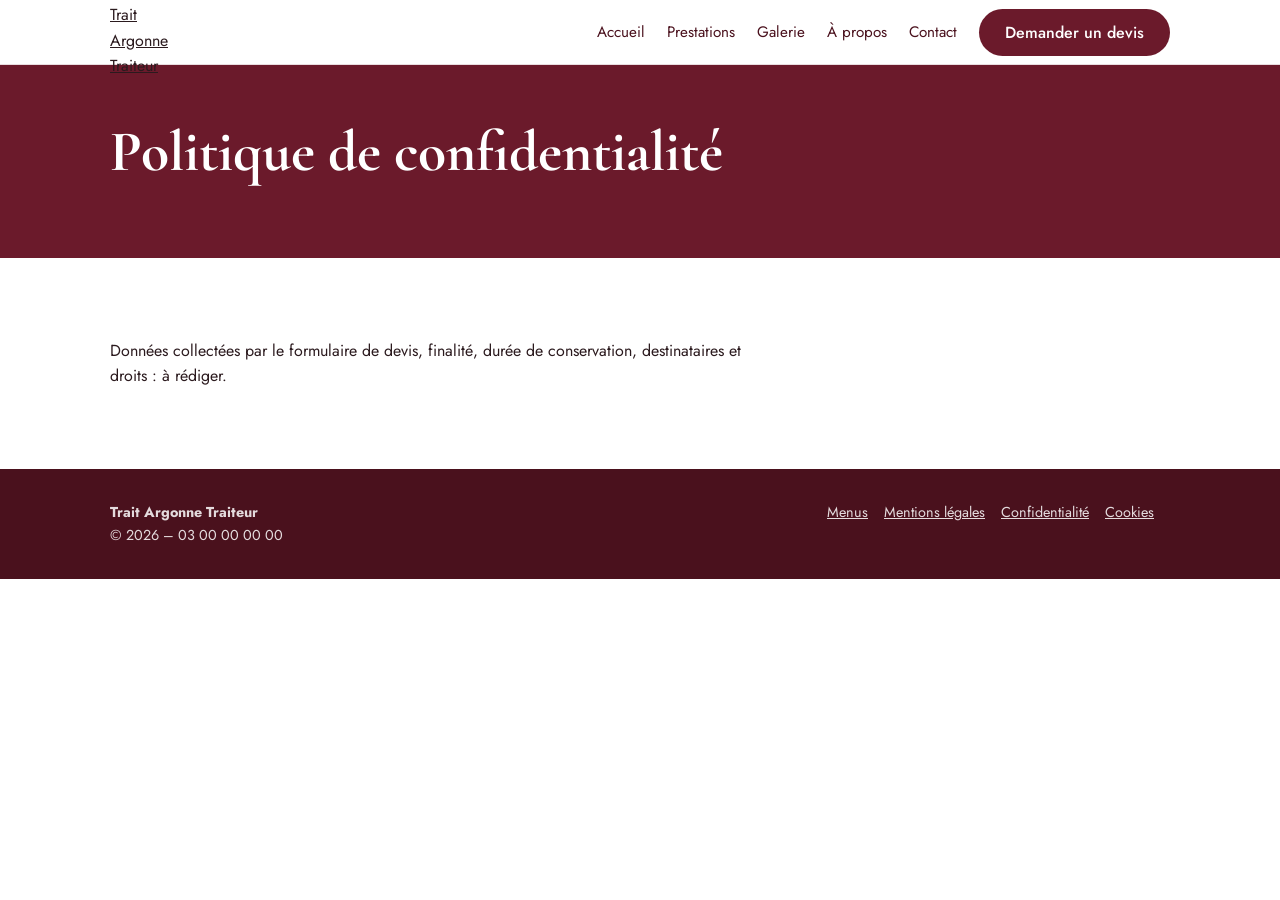
<file: politique-confidentialite.html>
<!DOCTYPE html>
<html lang="fr">
<head>
<meta charset="utf-8">
<meta name="viewport" content="width=device-width, initial-scale=1, viewport-fit=cover">
<meta name="description" content="Utilisation des données transmises via le formulaire de devis de Trait Argonne Traiteur.">
<meta name="robots" content="index,follow,max-image-preview:large,max-snippet:-1">
<meta name="theme-color" content="#6B1A2B">
<link rel="canonical" href="https://www.trait-argonne-traiteur.fr/politique-confidentialite.html">
<link rel="icon" href="assets/img/favicon.svg" type="image/svg+xml">
<link rel="preconnect" href="https://fonts.googleapis.com"><link rel="preconnect" href="https://fonts.gstatic.com" crossorigin>
<meta property="og:type" content="website"><meta property="og:locale" content="fr_FR"><meta property="og:site_name" content="Trait Argonne Traiteur">
<meta property="og:title" content="Politique de confidentialité | Trait Argonne Traiteur"><meta property="og:description" content="Utilisation des données transmises via le formulaire de devis de Trait Argonne Traiteur."><meta property="og:url" content="https://www.trait-argonne-traiteur.fr/politique-confidentialite.html"><meta property="og:image" content="https://www.trait-argonne-traiteur.fr/assets/img/image_1.jpg">
<meta name="twitter:card" content="summary_large_image">
<script type="application/ld+json">{"@context":"https://schema.org","@graph":[{"@type":"WebPage","@id":"https://www.trait-argonne-traiteur.fr/politique-confidentialite.html#page","url":"https://www.trait-argonne-traiteur.fr/politique-confidentialite.html","name":"Politique de confidentialité | Trait Argonne Traiteur","description":"Utilisation des données transmises via le formulaire de devis de Trait Argonne Traiteur.","inLanguage":"fr-FR","isPartOf":{"@id":"https://www.trait-argonne-traiteur.fr/#site"}},{"@type":"BreadcrumbList","itemListElement":[{"@type":"ListItem","position":1,"name":"Accueil","item":"https://www.trait-argonne-traiteur.fr/"},{"@type":"ListItem","position":2,"name":"Politique de confidentialité","item":"https://www.trait-argonne-traiteur.fr/politique-confidentialite.html"}]}]}</script>
<title>Politique de confidentialité | Trait Argonne Traiteur</title>
<link rel="stylesheet" href="https://fonts.googleapis.com/css2?family=Cormorant+Garamond:wght@500;600;700&amp;family=Jost:wght@400;500&amp;display=swap">
<link rel="stylesheet" href="assets/css/base.css">
<link rel="stylesheet" href="assets/css/layout.css">
<link rel="stylesheet" href="assets/css/components.css">
<link rel="stylesheet" href="assets/css/pages.css">
<script>document.documentElement.classList.add("js")</script>
</head>
<body>
<header class="site-header"><div class="container site-header__inner">
<a class="logo" href="index.html">Trait Argonne Traiteur</a>
<button class="burger" aria-expanded="false" aria-controls="nav">Menu</button>
<nav id="nav" class="nav" aria-label="Navigation principale"><a href="index.html">Accueil</a><a href="prestations.html">Prestations</a><a href="galerie.html">Galerie</a><a href="a-propos.html">À propos</a><a href="contact.html">Contact</a><a class="btn header-cta" href="contact.html">Demander un devis</a></nav>
</div></header>
<main>
<section class="banner"><div class="container"><h1>Politique de confidentialité</h1><p></p></div></section><section class="section"><div class="container"><div class="legal"><p>Données collectées par le formulaire de devis, finalité, durée de conservation, destinataires et droits : à rédiger.</p></div></div></section>
</main>
<footer class="site-footer"><div class="container site-footer__inner">
<div><strong>Trait Argonne Traiteur</strong><br>© 2026 – 03 00 00 00 00</div>
<div><a href="menus.html">Menus</a><a href="mentions-legales.html">Mentions légales</a><a href="politique-confidentialite.html">Confidentialité</a><a href="politique-cookies.html">Cookies</a></div>
</div></footer>
<script src="assets/js/nav.js" defer></script><script src="assets/js/reveal.js" defer></script>
</body>
</html>
</file>
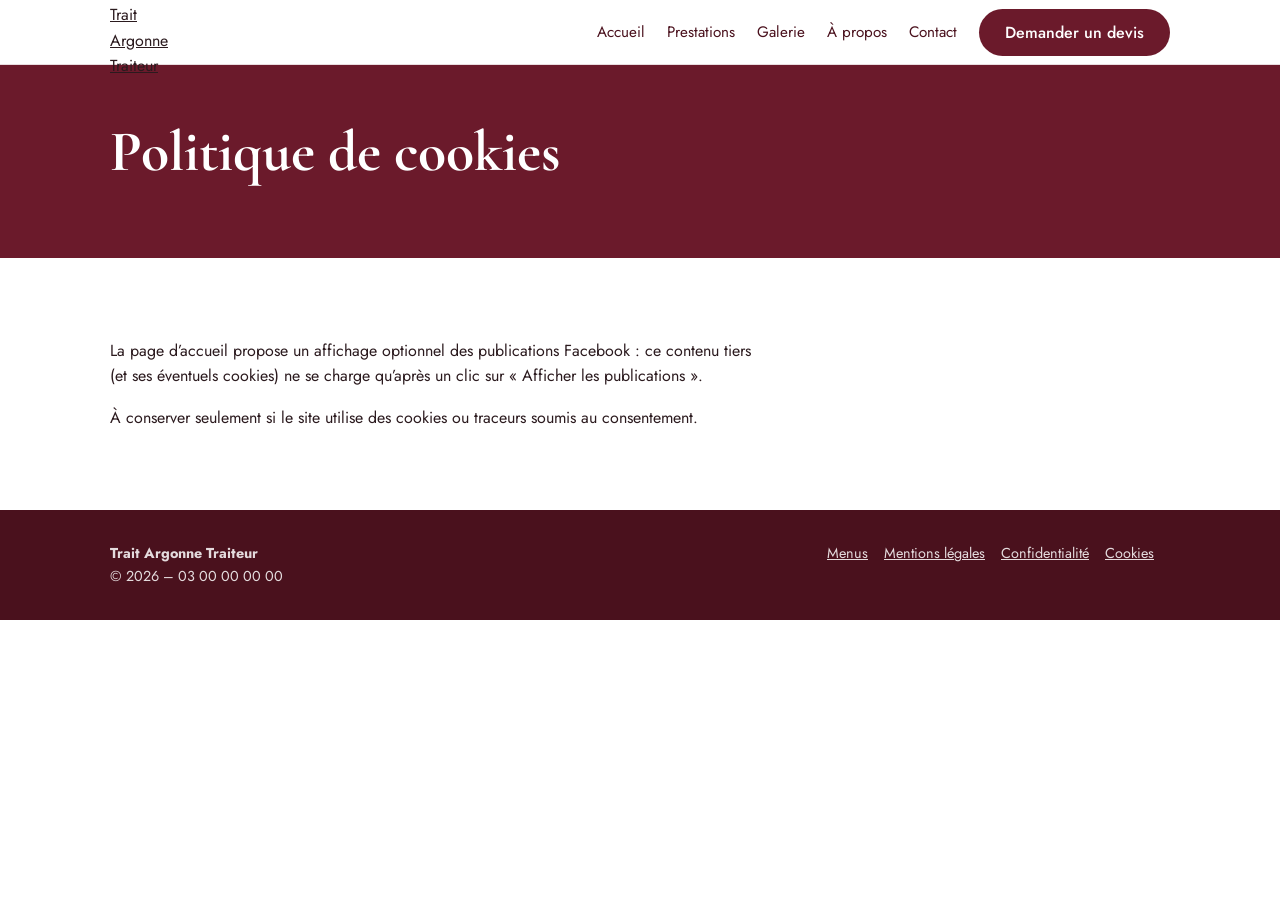
<file: politique-cookies.html>
<!DOCTYPE html>
<html lang="fr">
<head>
<meta charset="utf-8">
<meta name="viewport" content="width=device-width, initial-scale=1, viewport-fit=cover">
<meta name="description" content="Informations sur les cookies et traceurs du site de Trait Argonne Traiteur.">
<meta name="robots" content="index,follow,max-image-preview:large,max-snippet:-1">
<meta name="theme-color" content="#6B1A2B">
<link rel="canonical" href="https://www.trait-argonne-traiteur.fr/politique-cookies.html">
<link rel="icon" href="assets/img/favicon.svg" type="image/svg+xml">
<link rel="preconnect" href="https://fonts.googleapis.com"><link rel="preconnect" href="https://fonts.gstatic.com" crossorigin>
<meta property="og:type" content="website"><meta property="og:locale" content="fr_FR"><meta property="og:site_name" content="Trait Argonne Traiteur">
<meta property="og:title" content="Politique de cookies | Trait Argonne Traiteur"><meta property="og:description" content="Informations sur les cookies et traceurs du site de Trait Argonne Traiteur."><meta property="og:url" content="https://www.trait-argonne-traiteur.fr/politique-cookies.html"><meta property="og:image" content="https://www.trait-argonne-traiteur.fr/assets/img/image_1.jpg">
<meta name="twitter:card" content="summary_large_image">
<script type="application/ld+json">{"@context":"https://schema.org","@graph":[{"@type":"WebPage","@id":"https://www.trait-argonne-traiteur.fr/politique-cookies.html#page","url":"https://www.trait-argonne-traiteur.fr/politique-cookies.html","name":"Politique de cookies | Trait Argonne Traiteur","description":"Informations sur les cookies et traceurs du site de Trait Argonne Traiteur.","inLanguage":"fr-FR","isPartOf":{"@id":"https://www.trait-argonne-traiteur.fr/#site"}},{"@type":"BreadcrumbList","itemListElement":[{"@type":"ListItem","position":1,"name":"Accueil","item":"https://www.trait-argonne-traiteur.fr/"},{"@type":"ListItem","position":2,"name":"Politique de cookies","item":"https://www.trait-argonne-traiteur.fr/politique-cookies.html"}]}]}</script>
<title>Politique de cookies | Trait Argonne Traiteur</title>
<link rel="stylesheet" href="https://fonts.googleapis.com/css2?family=Cormorant+Garamond:wght@500;600;700&amp;family=Jost:wght@400;500&amp;display=swap">
<link rel="stylesheet" href="assets/css/base.css">
<link rel="stylesheet" href="assets/css/layout.css">
<link rel="stylesheet" href="assets/css/components.css">
<link rel="stylesheet" href="assets/css/pages.css">
<script>document.documentElement.classList.add("js")</script>
</head>
<body>
<header class="site-header"><div class="container site-header__inner">
<a class="logo" href="index.html">Trait Argonne Traiteur</a>
<button class="burger" aria-expanded="false" aria-controls="nav">Menu</button>
<nav id="nav" class="nav" aria-label="Navigation principale"><a href="index.html">Accueil</a><a href="prestations.html">Prestations</a><a href="galerie.html">Galerie</a><a href="a-propos.html">À propos</a><a href="contact.html">Contact</a><a class="btn header-cta" href="contact.html">Demander un devis</a></nav>
</div></header>
<main>
<section class="banner"><div class="container"><h1>Politique de cookies</h1><p></p></div></section><section class="section"><div class="container"><div class="legal"><p>La page d’accueil propose un affichage optionnel des publications Facebook : ce contenu tiers (et ses éventuels cookies) ne se charge qu’après un clic sur « Afficher les publications ».</p><p>À conserver seulement si le site utilise des cookies ou traceurs soumis au consentement.</p></div></div></section>
</main>
<footer class="site-footer"><div class="container site-footer__inner">
<div><strong>Trait Argonne Traiteur</strong><br>© 2026 – 03 00 00 00 00</div>
<div><a href="menus.html">Menus</a><a href="mentions-legales.html">Mentions légales</a><a href="politique-confidentialite.html">Confidentialité</a><a href="politique-cookies.html">Cookies</a></div>
</div></footer>
<script src="assets/js/nav.js" defer></script><script src="assets/js/reveal.js" defer></script>
</body>
</html>
</file>
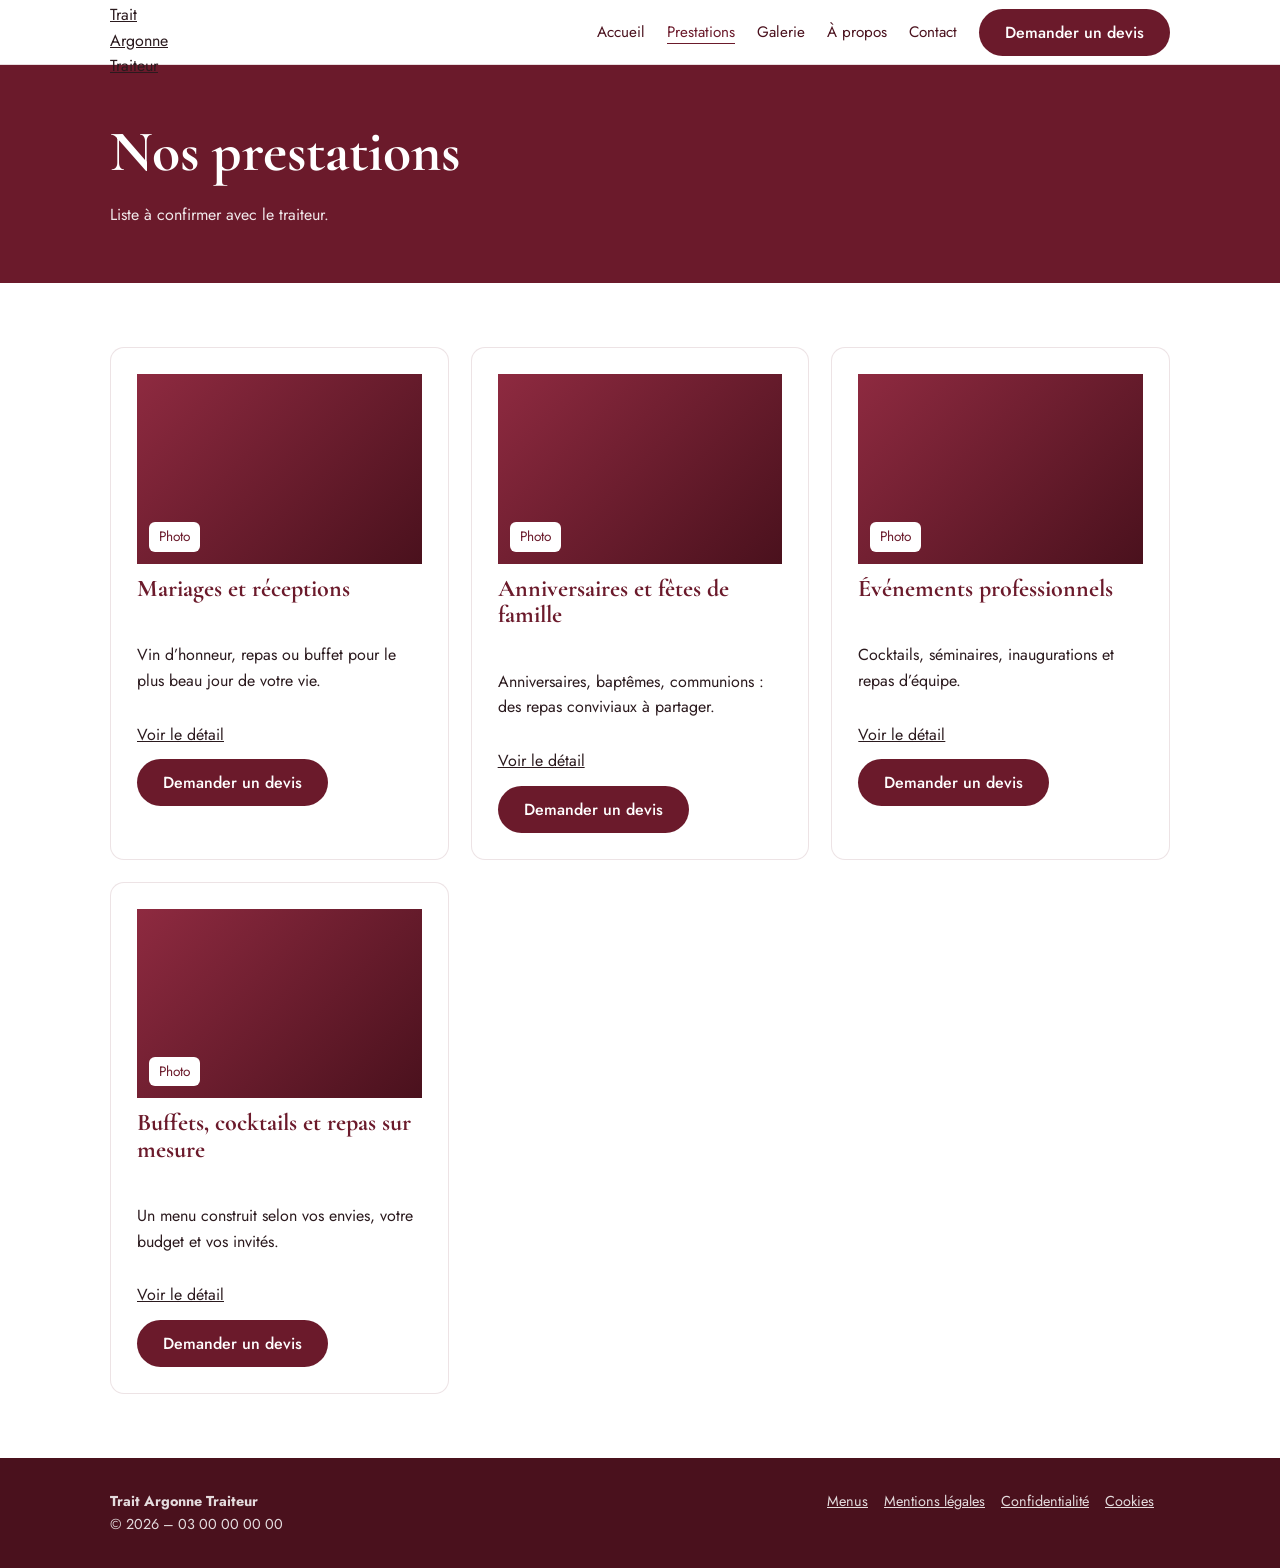
<file: prestations.html>
<!DOCTYPE html>
<html lang="fr">
<head>
<meta charset="utf-8">
<meta name="viewport" content="width=device-width, initial-scale=1, viewport-fit=cover">
<meta name="description" content="Mariages, fêtes de famille, événements professionnels, buffets et repas sur mesure : découvrez les prestations de votre traiteur en Argonne.">
<meta name="robots" content="index,follow,max-image-preview:large,max-snippet:-1">
<meta name="theme-color" content="#6B1A2B">
<link rel="canonical" href="https://www.trait-argonne-traiteur.fr/prestations.html">
<link rel="icon" href="assets/img/favicon.svg" type="image/svg+xml">
<link rel="preconnect" href="https://fonts.googleapis.com"><link rel="preconnect" href="https://fonts.gstatic.com" crossorigin>
<meta property="og:type" content="website"><meta property="og:locale" content="fr_FR"><meta property="og:site_name" content="Trait Argonne Traiteur">
<meta property="og:title" content="Nos prestations de traiteur en Argonne | Trait Argonne"><meta property="og:description" content="Mariages, fêtes de famille, événements professionnels, buffets et repas sur mesure : découvrez les prestations de votre traiteur en Argonne."><meta property="og:url" content="https://www.trait-argonne-traiteur.fr/prestations.html"><meta property="og:image" content="https://www.trait-argonne-traiteur.fr/assets/img/image_1.jpg">
<meta name="twitter:card" content="summary_large_image">
<script type="application/ld+json">{"@context":"https://schema.org","@graph":[{"@type":"CollectionPage","@id":"https://www.trait-argonne-traiteur.fr/prestations.html#page","url":"https://www.trait-argonne-traiteur.fr/prestations.html","name":"Nos prestations de traiteur en Argonne | Trait Argonne","description":"Mariages, fêtes de famille, événements professionnels, buffets et repas sur mesure : découvrez les prestations de votre traiteur en Argonne.","inLanguage":"fr-FR","isPartOf":{"@id":"https://www.trait-argonne-traiteur.fr/#site"}},{"@type":"BreadcrumbList","itemListElement":[{"@type":"ListItem","position":1,"name":"Accueil","item":"https://www.trait-argonne-traiteur.fr/"},{"@type":"ListItem","position":2,"name":"Prestations","item":"https://www.trait-argonne-traiteur.fr/prestations.html"}]}]}</script>
<title>Nos prestations de traiteur en Argonne | Trait Argonne</title>
<link rel="stylesheet" href="https://fonts.googleapis.com/css2?family=Cormorant+Garamond:wght@500;600;700&amp;family=Jost:wght@400;500&amp;display=swap">
<link rel="stylesheet" href="assets/css/base.css">
<link rel="stylesheet" href="assets/css/layout.css">
<link rel="stylesheet" href="assets/css/components.css">
<link rel="stylesheet" href="assets/css/pages.css">
<script>document.documentElement.classList.add("js")</script>
</head>
<body>
<header class="site-header"><div class="container site-header__inner">
<a class="logo" href="index.html">Trait Argonne Traiteur</a>
<button class="burger" aria-expanded="false" aria-controls="nav">Menu</button>
<nav id="nav" class="nav" aria-label="Navigation principale"><a href="index.html">Accueil</a><a href="prestations.html" aria-current="page">Prestations</a><a href="galerie.html">Galerie</a><a href="a-propos.html">À propos</a><a href="contact.html">Contact</a><a class="btn header-cta" href="contact.html">Demander un devis</a></nav>
</div></header>
<main>
<section class="banner"><div class="container"><h1>Nos prestations</h1><p>Liste à confirmer avec le traiteur.</p></div></section><section class="section"><div class="container"><div class="grid"><div class="card"><div class="photo"><div class="ph "><span>Photo</span></div></div><h3>Mariages et réceptions</h3><p>Vin d’honneur, repas ou buffet pour le plus beau jour de votre vie.</p><a href="prestations/mariages-receptions.html">Voir le détail</a><a class="btn" href="contact.html?type=Mariage">Demander un devis</a></div><div class="card"><div class="photo"><div class="ph "><span>Photo</span></div></div><h3>Anniversaires et fêtes de famille</h3><p>Anniversaires, baptêmes, communions : des repas conviviaux à partager.</p><a href="prestations/fetes-de-famille.html">Voir le détail</a><a class="btn" href="contact.html?type=Fête de famille">Demander un devis</a></div><div class="card"><div class="photo"><div class="ph "><span>Photo</span></div></div><h3>Événements professionnels</h3><p>Cocktails, séminaires, inaugurations et repas d’équipe.</p><a href="prestations/evenements-professionnels.html">Voir le détail</a><a class="btn" href="contact.html?type=Événement professionnel">Demander un devis</a></div><div class="card"><div class="photo"><div class="ph "><span>Photo</span></div></div><h3>Buffets, cocktails et repas sur mesure</h3><p>Un menu construit selon vos envies, votre budget et vos invités.</p><a href="prestations/buffets-cocktails-sur-mesure.html">Voir le détail</a><a class="btn" href="contact.html?type=Sur mesure">Demander un devis</a></div></div></div></section>
</main>
<footer class="site-footer"><div class="container site-footer__inner">
<div><strong>Trait Argonne Traiteur</strong><br>© 2026 – 03 00 00 00 00</div>
<div><a href="menus.html">Menus</a><a href="mentions-legales.html">Mentions légales</a><a href="politique-confidentialite.html">Confidentialité</a><a href="politique-cookies.html">Cookies</a></div>
</div></footer>
<script src="assets/js/nav.js" defer></script><script src="assets/js/reveal.js" defer></script>
</body>
</html>
</file>
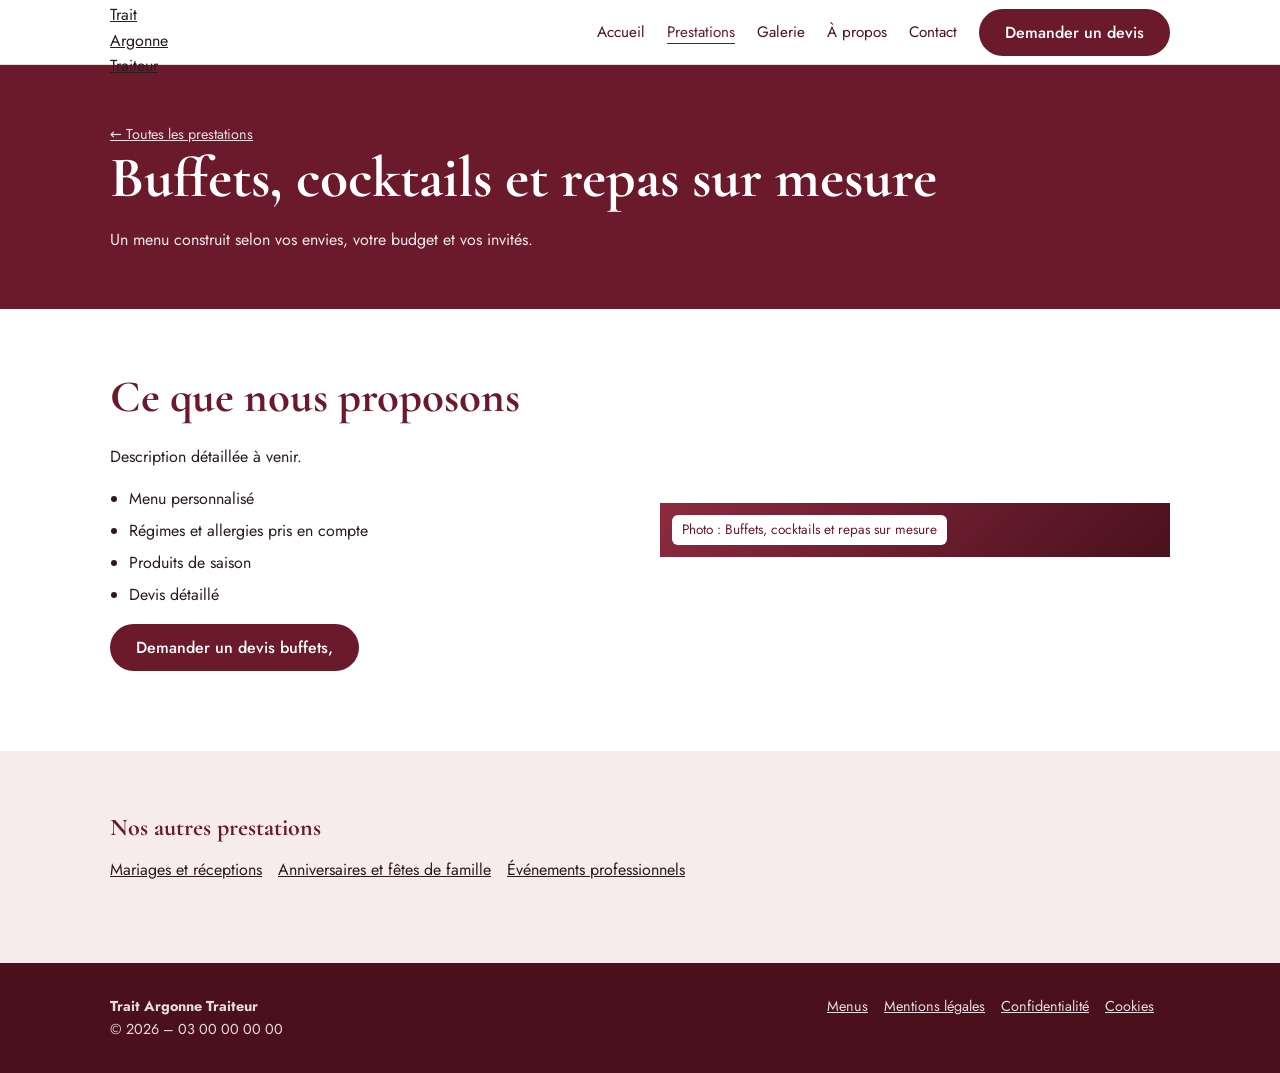
<file: prestations/buffets-cocktails-sur-mesure.html>
<!DOCTYPE html>
<html lang="fr">
<head>
<meta charset="utf-8">
<meta name="viewport" content="width=device-width, initial-scale=1, viewport-fit=cover">
<meta name="description" content="Un menu sur mesure selon vos envies, votre budget et vos invités : buffets, cocktails et repas préparés par votre traiteur en Argonne.">
<meta name="robots" content="index,follow,max-image-preview:large,max-snippet:-1">
<meta name="theme-color" content="#6B1A2B">
<link rel="canonical" href="https://www.trait-argonne-traiteur.fr/prestations/buffets-cocktails-sur-mesure.html">
<link rel="icon" href="../assets/img/favicon.svg" type="image/svg+xml">
<link rel="preconnect" href="https://fonts.googleapis.com"><link rel="preconnect" href="https://fonts.gstatic.com" crossorigin>
<meta property="og:type" content="website"><meta property="og:locale" content="fr_FR"><meta property="og:site_name" content="Trait Argonne Traiteur">
<meta property="og:title" content="Buffets, cocktails et repas sur mesure en Argonne"><meta property="og:description" content="Un menu sur mesure selon vos envies, votre budget et vos invités : buffets, cocktails et repas préparés par votre traiteur en Argonne."><meta property="og:url" content="https://www.trait-argonne-traiteur.fr/prestations/buffets-cocktails-sur-mesure.html"><meta property="og:image" content="https://www.trait-argonne-traiteur.fr/assets/img/image_1.jpg">
<meta name="twitter:card" content="summary_large_image">
<script type="application/ld+json">{"@context":"https://schema.org","@graph":[{"@type":"Service","@id":"https://www.trait-argonne-traiteur.fr/prestations/buffets-cocktails-sur-mesure.html#page","url":"https://www.trait-argonne-traiteur.fr/prestations/buffets-cocktails-sur-mesure.html","name":"Buffets, cocktails et repas sur mesure en Argonne","description":"Un menu sur mesure selon vos envies, votre budget et vos invités : buffets, cocktails et repas préparés par votre traiteur en Argonne.","inLanguage":"fr-FR","isPartOf":{"@id":"https://www.trait-argonne-traiteur.fr/#site"},"serviceType":"Buffets, cocktails et repas sur mesure en Argonne","provider":{"@type":"FoodEstablishment","@id":"https://www.trait-argonne-traiteur.fr/#entreprise","name":"Trait Argonne Traiteur","url":"https://www.trait-argonne-traiteur.fr/"},"areaServed":{"@type":"AdministrativeArea","name":"Argonne"}},{"@type":"BreadcrumbList","itemListElement":[{"@type":"ListItem","position":1,"name":"Accueil","item":"https://www.trait-argonne-traiteur.fr/"},{"@type":"ListItem","position":2,"name":"Prestations","item":"https://www.trait-argonne-traiteur.fr/prestations.html"},{"@type":"ListItem","position":3,"name":"Buffets, cocktails et repas sur mesure en Argonne","item":"https://www.trait-argonne-traiteur.fr/prestations/buffets-cocktails-sur-mesure.html"}]}]}</script>
<title>Buffets, cocktails et repas sur mesure en Argonne</title>
<link rel="stylesheet" href="https://fonts.googleapis.com/css2?family=Cormorant+Garamond:wght@500;600;700&amp;family=Jost:wght@400;500&amp;display=swap">
<link rel="stylesheet" href="../assets/css/base.css">
<link rel="stylesheet" href="../assets/css/layout.css">
<link rel="stylesheet" href="../assets/css/components.css">
<link rel="stylesheet" href="../assets/css/pages.css">
<script>document.documentElement.classList.add("js")</script>
</head>
<body>
<header class="site-header"><div class="container site-header__inner">
<a class="logo" href="../index.html">Trait Argonne Traiteur</a>
<button class="burger" aria-expanded="false" aria-controls="nav">Menu</button>
<nav id="nav" class="nav" aria-label="Navigation principale"><a href="../index.html">Accueil</a><a href="../prestations.html" aria-current="page">Prestations</a><a href="../galerie.html">Galerie</a><a href="../a-propos.html">À propos</a><a href="../contact.html">Contact</a><a class="btn header-cta" href="../contact.html">Demander un devis</a></nav>
</div></header>
<main>
<section class="banner"><div class="container"><a href="../prestations.html">← Toutes les prestations</a><h1>Buffets, cocktails et repas sur mesure</h1><p>Un menu construit selon vos envies, votre budget et vos invités.</p></div></section><section class="section"><div class="container"><div class="split"><div><h2>Ce que nous proposons</h2><p>Description détaillée à venir.</p><ul class="checklist"><li>Menu personnalisé</li><li>Régimes et allergies pris en compte</li><li>Produits de saison</li><li>Devis détaillé</li></ul><p><a class="btn" href="../contact.html?type=Sur mesure">Demander un devis buffets,</a></p></div><div class="photo"><div class="ph "><span>Photo : Buffets, cocktails et repas sur mesure</span></div></div></div></div></section><section class="section section--alt"><div class="container"><h3>Nos autres prestations</h3><p><a href="mariages-receptions.html" style="margin-right:16px">Mariages et réceptions</a><a href="fetes-de-famille.html" style="margin-right:16px">Anniversaires et fêtes de famille</a><a href="evenements-professionnels.html" style="margin-right:16px">Événements professionnels</a></p></div></section>
</main>
<footer class="site-footer"><div class="container site-footer__inner">
<div><strong>Trait Argonne Traiteur</strong><br>© 2026 – 03 00 00 00 00</div>
<div><a href="../menus.html">Menus</a><a href="../mentions-legales.html">Mentions légales</a><a href="../politique-confidentialite.html">Confidentialité</a><a href="../politique-cookies.html">Cookies</a></div>
</div></footer>
<script src="../assets/js/nav.js" defer></script><script src="../assets/js/reveal.js" defer></script>
</body>
</html>
</file>
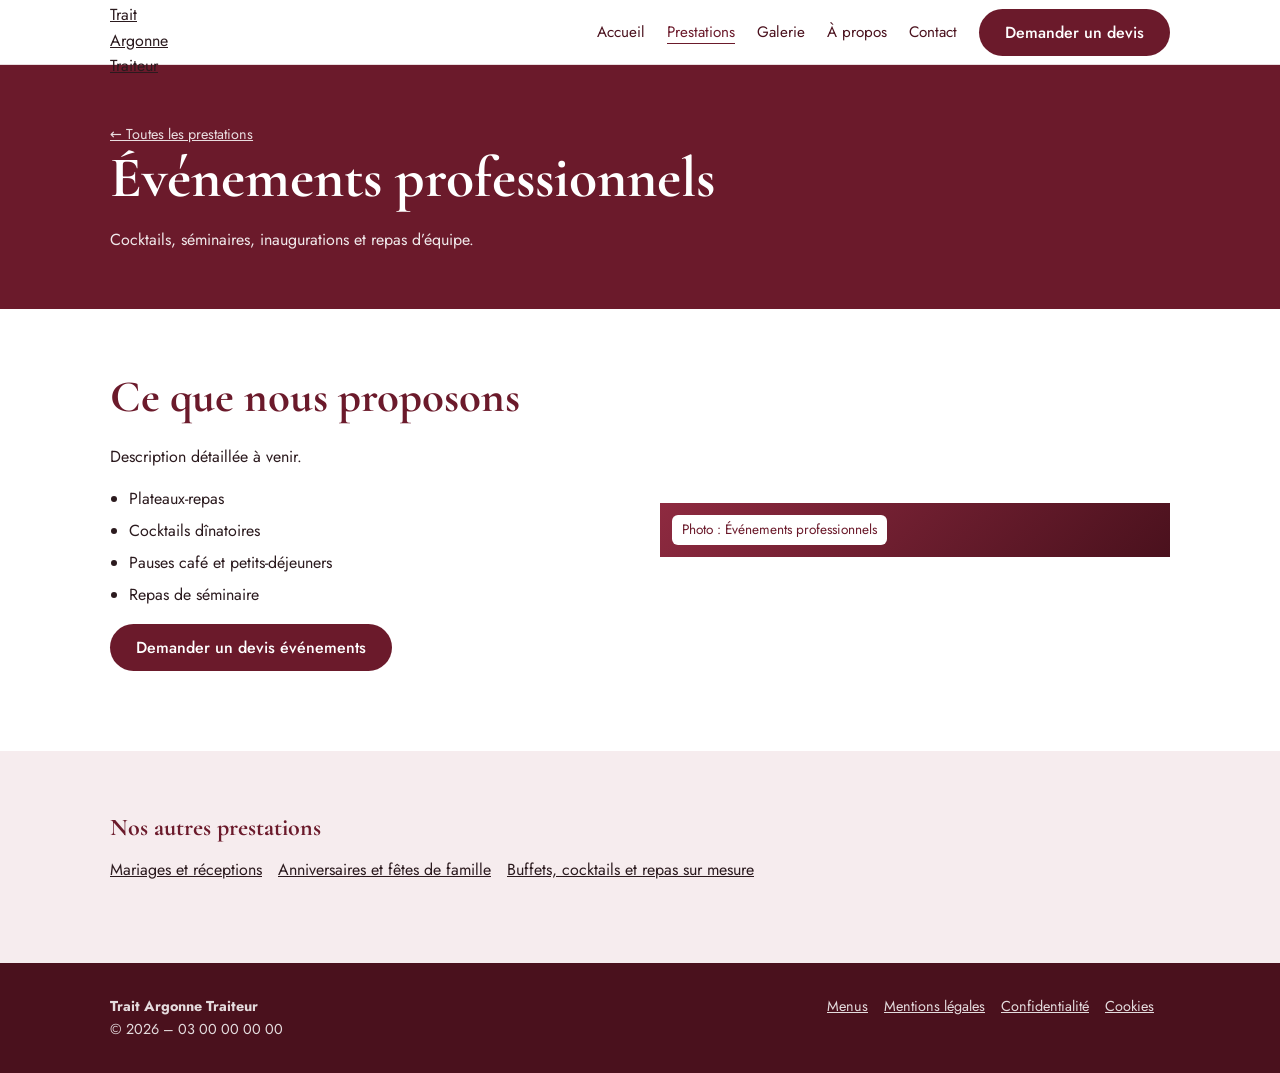
<file: prestations/evenements-professionnels.html>
<!DOCTYPE html>
<html lang="fr">
<head>
<meta charset="utf-8">
<meta name="viewport" content="width=device-width, initial-scale=1, viewport-fit=cover">
<meta name="description" content="Cocktails, plateaux-repas, séminaires et inaugurations : traiteur pour entreprises et associations en Argonne. Devis sur demande.">
<meta name="robots" content="index,follow,max-image-preview:large,max-snippet:-1">
<meta name="theme-color" content="#6B1A2B">
<link rel="canonical" href="https://www.trait-argonne-traiteur.fr/prestations/evenements-professionnels.html">
<link rel="icon" href="../assets/img/favicon.svg" type="image/svg+xml">
<link rel="preconnect" href="https://fonts.googleapis.com"><link rel="preconnect" href="https://fonts.gstatic.com" crossorigin>
<meta property="og:type" content="website"><meta property="og:locale" content="fr_FR"><meta property="og:site_name" content="Trait Argonne Traiteur">
<meta property="og:title" content="Traiteur événement professionnel en Argonne"><meta property="og:description" content="Cocktails, plateaux-repas, séminaires et inaugurations : traiteur pour entreprises et associations en Argonne. Devis sur demande."><meta property="og:url" content="https://www.trait-argonne-traiteur.fr/prestations/evenements-professionnels.html"><meta property="og:image" content="https://www.trait-argonne-traiteur.fr/assets/img/image_1.jpg">
<meta name="twitter:card" content="summary_large_image">
<script type="application/ld+json">{"@context":"https://schema.org","@graph":[{"@type":"Service","@id":"https://www.trait-argonne-traiteur.fr/prestations/evenements-professionnels.html#page","url":"https://www.trait-argonne-traiteur.fr/prestations/evenements-professionnels.html","name":"Traiteur événement professionnel en Argonne","description":"Cocktails, plateaux-repas, séminaires et inaugurations : traiteur pour entreprises et associations en Argonne. Devis sur demande.","inLanguage":"fr-FR","isPartOf":{"@id":"https://www.trait-argonne-traiteur.fr/#site"},"serviceType":"Traiteur événement professionnel en Argonne","provider":{"@type":"FoodEstablishment","@id":"https://www.trait-argonne-traiteur.fr/#entreprise","name":"Trait Argonne Traiteur","url":"https://www.trait-argonne-traiteur.fr/"},"areaServed":{"@type":"AdministrativeArea","name":"Argonne"}},{"@type":"BreadcrumbList","itemListElement":[{"@type":"ListItem","position":1,"name":"Accueil","item":"https://www.trait-argonne-traiteur.fr/"},{"@type":"ListItem","position":2,"name":"Prestations","item":"https://www.trait-argonne-traiteur.fr/prestations.html"},{"@type":"ListItem","position":3,"name":"Traiteur événement professionnel en Argonne","item":"https://www.trait-argonne-traiteur.fr/prestations/evenements-professionnels.html"}]}]}</script>
<title>Traiteur événement professionnel en Argonne</title>
<link rel="stylesheet" href="https://fonts.googleapis.com/css2?family=Cormorant+Garamond:wght@500;600;700&amp;family=Jost:wght@400;500&amp;display=swap">
<link rel="stylesheet" href="../assets/css/base.css">
<link rel="stylesheet" href="../assets/css/layout.css">
<link rel="stylesheet" href="../assets/css/components.css">
<link rel="stylesheet" href="../assets/css/pages.css">
<script>document.documentElement.classList.add("js")</script>
</head>
<body>
<header class="site-header"><div class="container site-header__inner">
<a class="logo" href="../index.html">Trait Argonne Traiteur</a>
<button class="burger" aria-expanded="false" aria-controls="nav">Menu</button>
<nav id="nav" class="nav" aria-label="Navigation principale"><a href="../index.html">Accueil</a><a href="../prestations.html" aria-current="page">Prestations</a><a href="../galerie.html">Galerie</a><a href="../a-propos.html">À propos</a><a href="../contact.html">Contact</a><a class="btn header-cta" href="../contact.html">Demander un devis</a></nav>
</div></header>
<main>
<section class="banner"><div class="container"><a href="../prestations.html">← Toutes les prestations</a><h1>Événements professionnels</h1><p>Cocktails, séminaires, inaugurations et repas d’équipe.</p></div></section><section class="section"><div class="container"><div class="split"><div><h2>Ce que nous proposons</h2><p>Description détaillée à venir.</p><ul class="checklist"><li>Plateaux-repas</li><li>Cocktails dînatoires</li><li>Pauses café et petits-déjeuners</li><li>Repas de séminaire</li></ul><p><a class="btn" href="../contact.html?type=Événement professionnel">Demander un devis événements</a></p></div><div class="photo"><div class="ph "><span>Photo : Événements professionnels</span></div></div></div></div></section><section class="section section--alt"><div class="container"><h3>Nos autres prestations</h3><p><a href="mariages-receptions.html" style="margin-right:16px">Mariages et réceptions</a><a href="fetes-de-famille.html" style="margin-right:16px">Anniversaires et fêtes de famille</a><a href="buffets-cocktails-sur-mesure.html" style="margin-right:16px">Buffets, cocktails et repas sur mesure</a></p></div></section>
</main>
<footer class="site-footer"><div class="container site-footer__inner">
<div><strong>Trait Argonne Traiteur</strong><br>© 2026 – 03 00 00 00 00</div>
<div><a href="../menus.html">Menus</a><a href="../mentions-legales.html">Mentions légales</a><a href="../politique-confidentialite.html">Confidentialité</a><a href="../politique-cookies.html">Cookies</a></div>
</div></footer>
<script src="../assets/js/nav.js" defer></script><script src="../assets/js/reveal.js" defer></script>
</body>
</html>
</file>
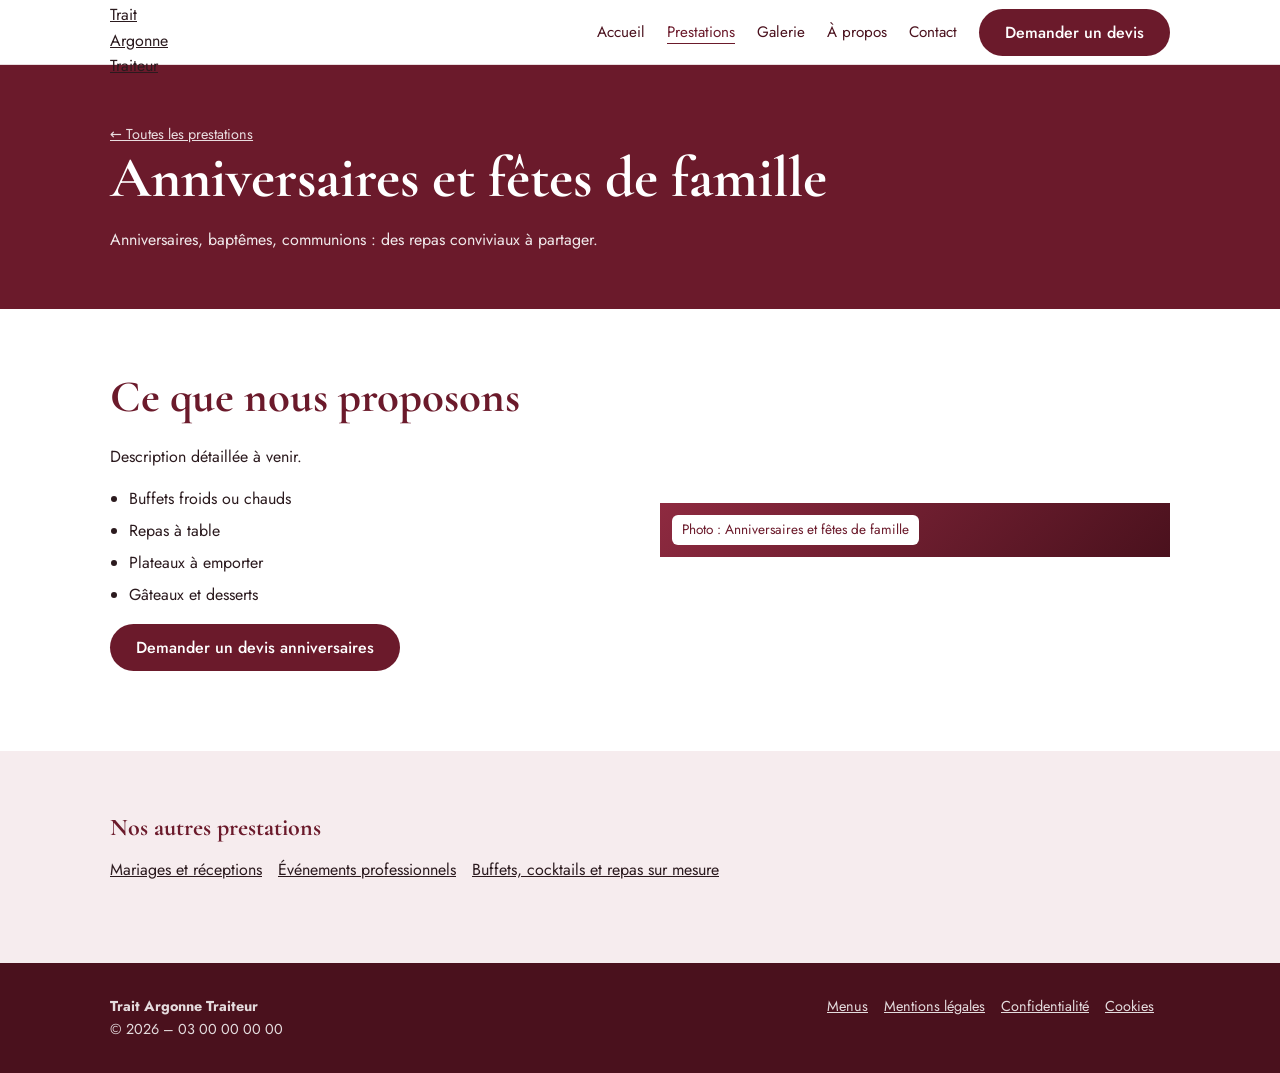
<file: prestations/fetes-de-famille.html>
<!DOCTYPE html>
<html lang="fr">
<head>
<meta charset="utf-8">
<meta name="viewport" content="width=device-width, initial-scale=1, viewport-fit=cover">
<meta name="description" content="Anniversaires, baptêmes, communions : buffets et repas conviviaux préparés par votre traiteur en Argonne. Devis gratuit.">
<meta name="robots" content="index,follow,max-image-preview:large,max-snippet:-1">
<meta name="theme-color" content="#6B1A2B">
<link rel="canonical" href="https://www.trait-argonne-traiteur.fr/prestations/fetes-de-famille.html">
<link rel="icon" href="../assets/img/favicon.svg" type="image/svg+xml">
<link rel="preconnect" href="https://fonts.googleapis.com"><link rel="preconnect" href="https://fonts.gstatic.com" crossorigin>
<meta property="og:type" content="website"><meta property="og:locale" content="fr_FR"><meta property="og:site_name" content="Trait Argonne Traiteur">
<meta property="og:title" content="Traiteur anniversaire et fête de famille en Argonne"><meta property="og:description" content="Anniversaires, baptêmes, communions : buffets et repas conviviaux préparés par votre traiteur en Argonne. Devis gratuit."><meta property="og:url" content="https://www.trait-argonne-traiteur.fr/prestations/fetes-de-famille.html"><meta property="og:image" content="https://www.trait-argonne-traiteur.fr/assets/img/image_1.jpg">
<meta name="twitter:card" content="summary_large_image">
<script type="application/ld+json">{"@context":"https://schema.org","@graph":[{"@type":"Service","@id":"https://www.trait-argonne-traiteur.fr/prestations/fetes-de-famille.html#page","url":"https://www.trait-argonne-traiteur.fr/prestations/fetes-de-famille.html","name":"Traiteur anniversaire et fête de famille en Argonne","description":"Anniversaires, baptêmes, communions : buffets et repas conviviaux préparés par votre traiteur en Argonne. Devis gratuit.","inLanguage":"fr-FR","isPartOf":{"@id":"https://www.trait-argonne-traiteur.fr/#site"},"serviceType":"Traiteur anniversaire et fête de famille en Argonne","provider":{"@type":"FoodEstablishment","@id":"https://www.trait-argonne-traiteur.fr/#entreprise","name":"Trait Argonne Traiteur","url":"https://www.trait-argonne-traiteur.fr/"},"areaServed":{"@type":"AdministrativeArea","name":"Argonne"}},{"@type":"BreadcrumbList","itemListElement":[{"@type":"ListItem","position":1,"name":"Accueil","item":"https://www.trait-argonne-traiteur.fr/"},{"@type":"ListItem","position":2,"name":"Prestations","item":"https://www.trait-argonne-traiteur.fr/prestations.html"},{"@type":"ListItem","position":3,"name":"Traiteur anniversaire et fête de famille en Argonne","item":"https://www.trait-argonne-traiteur.fr/prestations/fetes-de-famille.html"}]}]}</script>
<title>Traiteur anniversaire et fête de famille en Argonne</title>
<link rel="stylesheet" href="https://fonts.googleapis.com/css2?family=Cormorant+Garamond:wght@500;600;700&amp;family=Jost:wght@400;500&amp;display=swap">
<link rel="stylesheet" href="../assets/css/base.css">
<link rel="stylesheet" href="../assets/css/layout.css">
<link rel="stylesheet" href="../assets/css/components.css">
<link rel="stylesheet" href="../assets/css/pages.css">
<script>document.documentElement.classList.add("js")</script>
</head>
<body>
<header class="site-header"><div class="container site-header__inner">
<a class="logo" href="../index.html">Trait Argonne Traiteur</a>
<button class="burger" aria-expanded="false" aria-controls="nav">Menu</button>
<nav id="nav" class="nav" aria-label="Navigation principale"><a href="../index.html">Accueil</a><a href="../prestations.html" aria-current="page">Prestations</a><a href="../galerie.html">Galerie</a><a href="../a-propos.html">À propos</a><a href="../contact.html">Contact</a><a class="btn header-cta" href="../contact.html">Demander un devis</a></nav>
</div></header>
<main>
<section class="banner"><div class="container"><a href="../prestations.html">← Toutes les prestations</a><h1>Anniversaires et fêtes de famille</h1><p>Anniversaires, baptêmes, communions : des repas conviviaux à partager.</p></div></section><section class="section"><div class="container"><div class="split"><div><h2>Ce que nous proposons</h2><p>Description détaillée à venir.</p><ul class="checklist"><li>Buffets froids ou chauds</li><li>Repas à table</li><li>Plateaux à emporter</li><li>Gâteaux et desserts</li></ul><p><a class="btn" href="../contact.html?type=Fête de famille">Demander un devis anniversaires</a></p></div><div class="photo"><div class="ph "><span>Photo : Anniversaires et fêtes de famille</span></div></div></div></div></section><section class="section section--alt"><div class="container"><h3>Nos autres prestations</h3><p><a href="mariages-receptions.html" style="margin-right:16px">Mariages et réceptions</a><a href="evenements-professionnels.html" style="margin-right:16px">Événements professionnels</a><a href="buffets-cocktails-sur-mesure.html" style="margin-right:16px">Buffets, cocktails et repas sur mesure</a></p></div></section>
</main>
<footer class="site-footer"><div class="container site-footer__inner">
<div><strong>Trait Argonne Traiteur</strong><br>© 2026 – 03 00 00 00 00</div>
<div><a href="../menus.html">Menus</a><a href="../mentions-legales.html">Mentions légales</a><a href="../politique-confidentialite.html">Confidentialité</a><a href="../politique-cookies.html">Cookies</a></div>
</div></footer>
<script src="../assets/js/nav.js" defer></script><script src="../assets/js/reveal.js" defer></script>
</body>
</html>
</file>
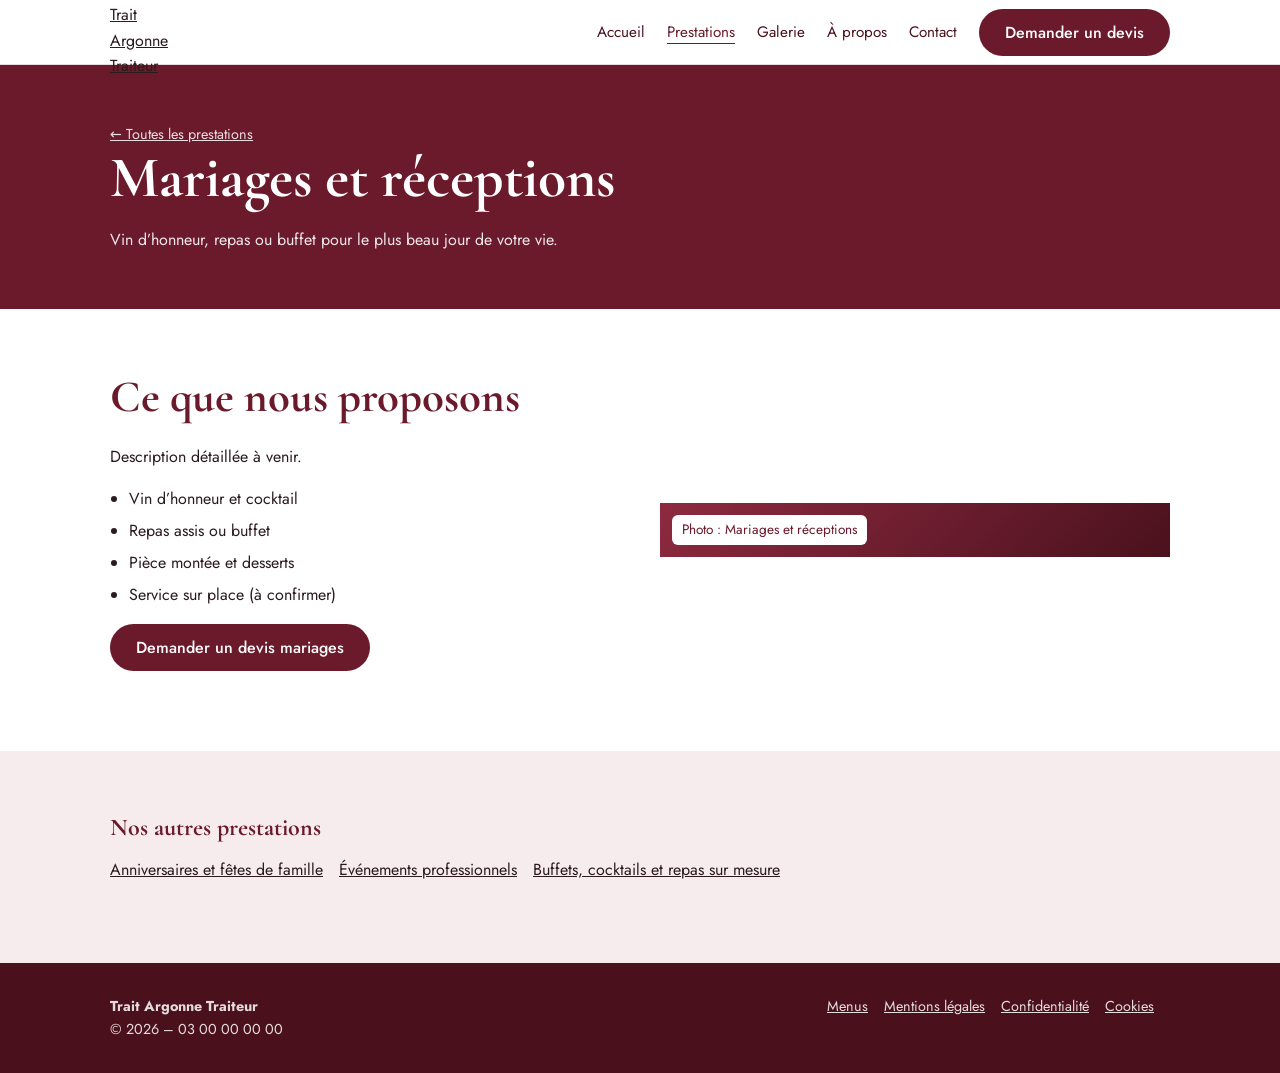
<file: prestations/mariages-receptions.html>
<!DOCTYPE html>
<html lang="fr">
<head>
<meta charset="utf-8">
<meta name="viewport" content="width=device-width, initial-scale=1, viewport-fit=cover">
<meta name="description" content="Traiteur pour mariages et réceptions en Argonne : vin d’honneur, repas assis ou buffet, desserts. Demandez un devis mariage personnalisé.">
<meta name="robots" content="index,follow,max-image-preview:large,max-snippet:-1">
<meta name="theme-color" content="#6B1A2B">
<link rel="canonical" href="https://www.trait-argonne-traiteur.fr/prestations/mariages-receptions.html">
<link rel="icon" href="../assets/img/favicon.svg" type="image/svg+xml">
<link rel="preconnect" href="https://fonts.googleapis.com"><link rel="preconnect" href="https://fonts.gstatic.com" crossorigin>
<meta property="og:type" content="website"><meta property="og:locale" content="fr_FR"><meta property="og:site_name" content="Trait Argonne Traiteur">
<meta property="og:title" content="Traiteur mariage en Argonne – Vin d’honneur et repas"><meta property="og:description" content="Traiteur pour mariages et réceptions en Argonne : vin d’honneur, repas assis ou buffet, desserts. Demandez un devis mariage personnalisé."><meta property="og:url" content="https://www.trait-argonne-traiteur.fr/prestations/mariages-receptions.html"><meta property="og:image" content="https://www.trait-argonne-traiteur.fr/assets/img/image_1.jpg">
<meta name="twitter:card" content="summary_large_image">
<script type="application/ld+json">{"@context":"https://schema.org","@graph":[{"@type":"Service","@id":"https://www.trait-argonne-traiteur.fr/prestations/mariages-receptions.html#page","url":"https://www.trait-argonne-traiteur.fr/prestations/mariages-receptions.html","name":"Traiteur mariage en Argonne – Vin d’honneur et repas","description":"Traiteur pour mariages et réceptions en Argonne : vin d’honneur, repas assis ou buffet, desserts. Demandez un devis mariage personnalisé.","inLanguage":"fr-FR","isPartOf":{"@id":"https://www.trait-argonne-traiteur.fr/#site"},"serviceType":"Traiteur mariage en Argonne","provider":{"@type":"FoodEstablishment","@id":"https://www.trait-argonne-traiteur.fr/#entreprise","name":"Trait Argonne Traiteur","url":"https://www.trait-argonne-traiteur.fr/"},"areaServed":{"@type":"AdministrativeArea","name":"Argonne"}},{"@type":"BreadcrumbList","itemListElement":[{"@type":"ListItem","position":1,"name":"Accueil","item":"https://www.trait-argonne-traiteur.fr/"},{"@type":"ListItem","position":2,"name":"Prestations","item":"https://www.trait-argonne-traiteur.fr/prestations.html"},{"@type":"ListItem","position":3,"name":"Traiteur mariage en Argonne","item":"https://www.trait-argonne-traiteur.fr/prestations/mariages-receptions.html"}]}]}</script>
<title>Traiteur mariage en Argonne – Vin d’honneur et repas</title>
<link rel="stylesheet" href="https://fonts.googleapis.com/css2?family=Cormorant+Garamond:wght@500;600;700&amp;family=Jost:wght@400;500&amp;display=swap">
<link rel="stylesheet" href="../assets/css/base.css">
<link rel="stylesheet" href="../assets/css/layout.css">
<link rel="stylesheet" href="../assets/css/components.css">
<link rel="stylesheet" href="../assets/css/pages.css">
<script>document.documentElement.classList.add("js")</script>
</head>
<body>
<header class="site-header"><div class="container site-header__inner">
<a class="logo" href="../index.html">Trait Argonne Traiteur</a>
<button class="burger" aria-expanded="false" aria-controls="nav">Menu</button>
<nav id="nav" class="nav" aria-label="Navigation principale"><a href="../index.html">Accueil</a><a href="../prestations.html" aria-current="page">Prestations</a><a href="../galerie.html">Galerie</a><a href="../a-propos.html">À propos</a><a href="../contact.html">Contact</a><a class="btn header-cta" href="../contact.html">Demander un devis</a></nav>
</div></header>
<main>
<section class="banner"><div class="container"><a href="../prestations.html">← Toutes les prestations</a><h1>Mariages et réceptions</h1><p>Vin d’honneur, repas ou buffet pour le plus beau jour de votre vie.</p></div></section><section class="section"><div class="container"><div class="split"><div><h2>Ce que nous proposons</h2><p>Description détaillée à venir.</p><ul class="checklist"><li>Vin d’honneur et cocktail</li><li>Repas assis ou buffet</li><li>Pièce montée et desserts</li><li>Service sur place (à confirmer)</li></ul><p><a class="btn" href="../contact.html?type=Mariage">Demander un devis mariages</a></p></div><div class="photo"><div class="ph "><span>Photo : Mariages et réceptions</span></div></div></div></div></section><section class="section section--alt"><div class="container"><h3>Nos autres prestations</h3><p><a href="fetes-de-famille.html" style="margin-right:16px">Anniversaires et fêtes de famille</a><a href="evenements-professionnels.html" style="margin-right:16px">Événements professionnels</a><a href="buffets-cocktails-sur-mesure.html" style="margin-right:16px">Buffets, cocktails et repas sur mesure</a></p></div></section>
</main>
<footer class="site-footer"><div class="container site-footer__inner">
<div><strong>Trait Argonne Traiteur</strong><br>© 2026 – 03 00 00 00 00</div>
<div><a href="../menus.html">Menus</a><a href="../mentions-legales.html">Mentions légales</a><a href="../politique-confidentialite.html">Confidentialité</a><a href="../politique-cookies.html">Cookies</a></div>
</div></footer>
<script src="../assets/js/nav.js" defer></script><script src="../assets/js/reveal.js" defer></script>
</body>
</html>
</file>
<file: assets/css/base.css>
/* Variables, reset, typographie */
:root{--bordeaux:#6B1A2B;--bordeaux-dark:#4A111D;--bordeaux-light:#8E2A40;--rose:#F6ECEE;--text:#2b1a1e;--white:#fff;
--font-title:"Cormorant Garamond",Georgia,serif;--font-body:Jost,system-ui,sans-serif;--radius:14px;
box-sizing:border-box;color-scheme:light;padding-top:env(safe-area-inset-top,0);padding-bottom:env(safe-area-inset-bottom,0)}
*,*::before,*::after{box-sizing:inherit}
html{scroll-padding-top:5rem}
body{margin:0;font-family:var(--font-body);background:var(--white);color:var(--text);line-height:1.6}
h1,h2,h3{font-family:var(--font-title);color:var(--bordeaux);line-height:1.1;margin:0 0 .5em}
h2{font-size:clamp(2rem,4vw,2.8rem)}h3{font-size:1.5rem}
a{color:inherit}
img{max-width:100%;height:auto}
:focus-visible{outline:3px solid var(--bordeaux);outline-offset:3px}
@media(prefers-reduced-motion:reduce){*{transition:none!important}}
</file>
<file: assets/css/layout.css>
/* Structure : conteneur, sections, en-tête, pied de page */
.container {
  max-width: 1100px;
  margin: 0 auto;
  padding: 0 20px;
}
.section {
  padding: 64px 0;
}
.section--alt {
  background: var(--rose);
}
.section__head {
  max-width: 42rem;
  margin-bottom: 34px;
}
.section__head p {
  font-size: 1.1rem;
}
.grid {
  display: grid;
  gap: 22px;
  grid-template-columns: repeat(auto-fit, minmax(250px, 1fr));
}
.split {
  display: grid;
  gap: 40px;
  grid-template-columns: repeat(auto-fit, minmax(300px, 1fr));
  align-items: center;
}
.site-header {
  position: sticky;
  top: 0;
  z-index: 20;
  background: var(--white);
  border-bottom: 1px solid rgba(107, 26, 43, 0.15);
}
.site-header__inner {
  display: flex;
  align-items: center;
  justify-content: space-between;
  height: 64px;
  gap: 16px;
}
.logo {
  width: 60px;
  height: 60px;
}
.nav {
  display: flex;
  gap: 22px;
  align-items: center;
}
.nav a:not(.btn) {
  text-decoration: none;
  color: var(--bordeaux-dark);
  font-size: 0.95rem;
}
.nav a[aria-current] {
  color: var(--bordeaux);
  text-decoration: underline;
  text-underline-offset: 6px;
}
.burger {
  display: none;
  background: none;
  border: 1px solid var(--bordeaux);
  color: var(--bordeaux);
  border-radius: 8px;
  padding: 6px 12px;
  font: inherit;
}
@media (max-width: 860px) {
  .burger {
    display: block;
  }
  .header-cta {
    display: none;
  }
  .nav {
    display: none;
    position: absolute;
    top: 64px;
    left: 0;
    right: 0;
    background: var(--white);
    flex-direction: column;
    align-items: flex-start;
    padding: 16px 20px;
    border-bottom: 1px solid var(--rose);
  }
  .nav.open {
    display: flex;
  }
}
.site-footer {
  background: var(--bordeaux-dark);
  color: rgba(255, 255, 255, 0.85);
  font-size: 0.9rem;
  padding: 32px 0;
}
.site-footer__inner {
  display: flex;
  flex-wrap: wrap;
  gap: 12px 28px;
  justify-content: space-between;
}
.site-footer a {
  margin-right: 16px;
}
</file>
<file: assets/css/components.css>
/* Composants réutilisables */
.btn {
  display: inline-block;
  border: 0;
  border-radius: 99px;
  padding: 12px 26px;
  background: var(--bordeaux);
  color: var(--white);
  font: 500 1rem var(--font-body);
  text-decoration: none;
  cursor: pointer;
}
.btn:hover {
  background: var(--bordeaux-dark);
}
.btn--light {
  background: var(--white);
  color: var(--bordeaux);
}
.btn--light:hover {
  background: var(--rose);
}
.btn--outline {
  background: none;
  border: 1px solid var(--white);
}
.btn--outline:hover {
  background: rgba(255, 255, 255, 0.15);
}
.card {
  background: var(--white);
  border: 1px solid rgba(107, 26, 43, 0.12);
  border-radius: var(--radius);
  padding: 26px;
  
  display: flex;
  flex-direction: column;
  gap: 12px;
  align-items: flex-start;
}
.card .photo {
  width: 100%;
  aspect-ratio: 3/2;
}
.photo {
  border-radius: 16px;
}
.ph {
  display: flex;
  align-items: flex-end;
  min-height: 100%;
  background: linear-gradient(
    135deg,
    var(--bordeaux-light),
    var(--bordeaux-dark)
  );
}
.ph span {
  margin: 12px;
  background: var(--white);
  color: var(--bordeaux);
  padding: 4px 10px;
  border-radius: 6px;
  font-size: 0.85rem;
}
.gallery {
  display: grid;
  gap: 14px;
  grid-template-columns: repeat(auto-fill, minmax(230px, 1fr));
  grid-auto-rows: 200px;
}
.gallery .ph {
  border-radius: 12px;
}
.gallery .tall {
  grid-row: span 2;
}
.gallery .wide {
  grid-column: span 2;
}
@media (max-width: 560px) {
  .gallery .wide {
    grid-column: span 1;
  }
}
.checklist {
  padding-left: 1.2em;
  max-width: 60ch;
}
.checklist li {
  margin-bottom: 0.4em;
}
.note {
  background: var(--rose);
  border-left: 4px solid var(--bordeaux);
  padding: 12px 16px;
  border-radius: 6px;
  font-size: 0.9rem;
}
/* Carrousel */
.hero {
  position: relative;
  width: 100%;
  height: calc(100vh - 64px);
  height: calc(100svh - 64px);
  min-height: 420px;
  max-height: 900px;
  overflow: hidden;
  background: var(--bordeaux-dark);
  color: var(--white);
}
.carousel__track {
  display: flex;
  height: 100%;
  transition: transform 0.9s ease;
}
.carousel__track .ph {
  flex: 0 0 100%;
}
.carousel__track img {
  flex: 0 0 100%;
  width: 100%;
  height: 100%;
  object-fit: cover;
  object-position: center;
  display: block;
}
.hero::after {
  content: "";
  position: absolute;
  inset: 0;
  background: linear-gradient(
    90deg,
    rgba(74, 17, 29, 0.88),
    rgba(74, 17, 29, 0.2) 70%
  );
  pointer-events: none;
}
.hero__content {
  position: absolute;
  inset: 0;
  z-index: 2;
  display: flex;
  align-items: center;
}
.hero__content .container {
  display: flex;
  flex-direction: column;
  gap: 18px;
  align-items: flex-start;
  width: 100%;
}
.hero h1 {
  color: var(--white);
  font-size: clamp(2.4rem, 6vw, 4.4rem);
  margin: 0;
}
.hero p {
  max-width: 34rem;
  margin: 0;
}
.hero__actions {
  display: flex;
  gap: 12px;
  flex-wrap: wrap;
}
.carousel__dots {
  position: absolute;
  z-index: 3;
  bottom: 16px;
  left: 0;
  right: 0;
  display: flex;
  justify-content: center;
  gap: 8px;
}
.carousel__dots button {
  width: 12px;
  height: 12px;
  border-radius: 50%;
  border: 0;
  padding: 0;
  cursor: pointer;
  background: rgba(255, 255, 255, 0.45);
}
.carousel__dots button[aria-current="true"] {
  background: var(--white);
}
.banner {
  background: var(--bordeaux);
  color: var(--white);
  padding: 56px 0;
}
.banner h1 {
  color: var(--white);
  margin: 0 0 0.3em;
  font-size: clamp(2.2rem, 5vw, 3.6rem);
}
.banner p {
  margin: 0;
  max-width: 40rem;
  color: rgba(255, 255, 255, 0.9);
}
.banner a {
  color: rgba(255, 255, 255, 0.85);
  font-size: 0.9rem;
}

@media (max-width: 700px) {
  .hero::after {
    background: linear-gradient(
      180deg,
      rgba(74, 17, 29, 0.35),
      rgba(74, 17, 29, 0.85)
    );
  }
  .hero__content {
    align-items: flex;
    padding-bottom: 56px;
  }
}

/* Apparition progressive (reveal.js) : le contenu reste visible si JavaScript est désactivé */
.js .reveal {
  opacity: 0;
  transform: translateY(26px);
  transition:
    opacity 0.8s ease,
    transform 0.8s ease;
  transition-delay: var(--d, 0ms);
}
.js .reveal.is-visible {
  opacity: 1;
  transform: none;
}
.js .photo.reveal,
.js .gallery > .reveal {
  transform: scale(0.95);
}
.js .photo.reveal.is-visible,
.js .gallery > .reveal.is-visible {
  transform: none;
}
/* Animation d'arrivée du texte du carrousel */
@keyframes rise {
  from {
    opacity: 0;
    transform: translateY(22px);
  }
  to {
    opacity: 1;
    transform: none;
  }
}
.hero__content .container > * {
  animation: rise 0.9s ease both;
}
.hero__content .container > :nth-child(2) {
  animation-delay: 0.15s;
}
.hero__content .container > :nth-child(3) {
  animation-delay: 0.3s;
}
@media (prefers-reduced-motion: reduce) {
  .js .reveal {
    opacity: 1;
    transform: none;
    transition: none;
  }
  .hero__content .container > * {
    animation: none;
  }
}

/* Bloc Facebook */
.fb-box {
  min-height: 380px;
  border-radius: 16px;
  background: var(--white);
  border: 1px solid rgba(107, 26, 43, 0.15);
  display: flex;
  flex-direction: column;
  align-items: center;
  justify-content: center;
  gap: 12px;
  padding: 28px;
  text-align: center;
}
.fb-box p {
  margin: 0;
}
.fb-box__note {
  font-size: 0.9rem;
  max-width: 30ch;
}
.fb-box iframe {
  display: block;
  width: 100%;
  max-width: 500px;
  height: 600px;
  border: 0;
  border-radius: 12px;
  margin: 0 auto;
}
.fb-box--loaded {
  padding: 0;
  border: 0;
  background: none;
  min-height: 0;
}
</file>
<file: assets/css/pages.css>
/* Styles propres à certaines pages */
.form {
  display: grid;
  gap: 16px;
  grid-template-columns: 1fr 1fr;
}
.form label {
  display: flex;
  flex-direction: column;
  gap: 4px;
  font-size: 0.9rem;
  color: var(--bordeaux-dark);
}
.form .full {
  grid-column: 1/-1;
}
.form input,
.form select,
.form textarea {
  font: inherit;
  padding: 12px 14px;
  border: 1px solid rgba(107, 26, 43, 0.35);
  border-radius: 10px;
  background: var(--white);
  color: var(--text);
}
.form .consent {
  flex-direction: row;
  gap: 10px;
  align-items: flex-start;
}
.form .consent input {
  margin-top: 4px;
}
.form__status {
  margin-left: 12px;
  color: var(--bordeaux);
}
@media (max-width: 560px) {
  .form {
    grid-template-columns: 1fr;
  }
}
.legal p {
  max-width: 65ch;
}
</file>
